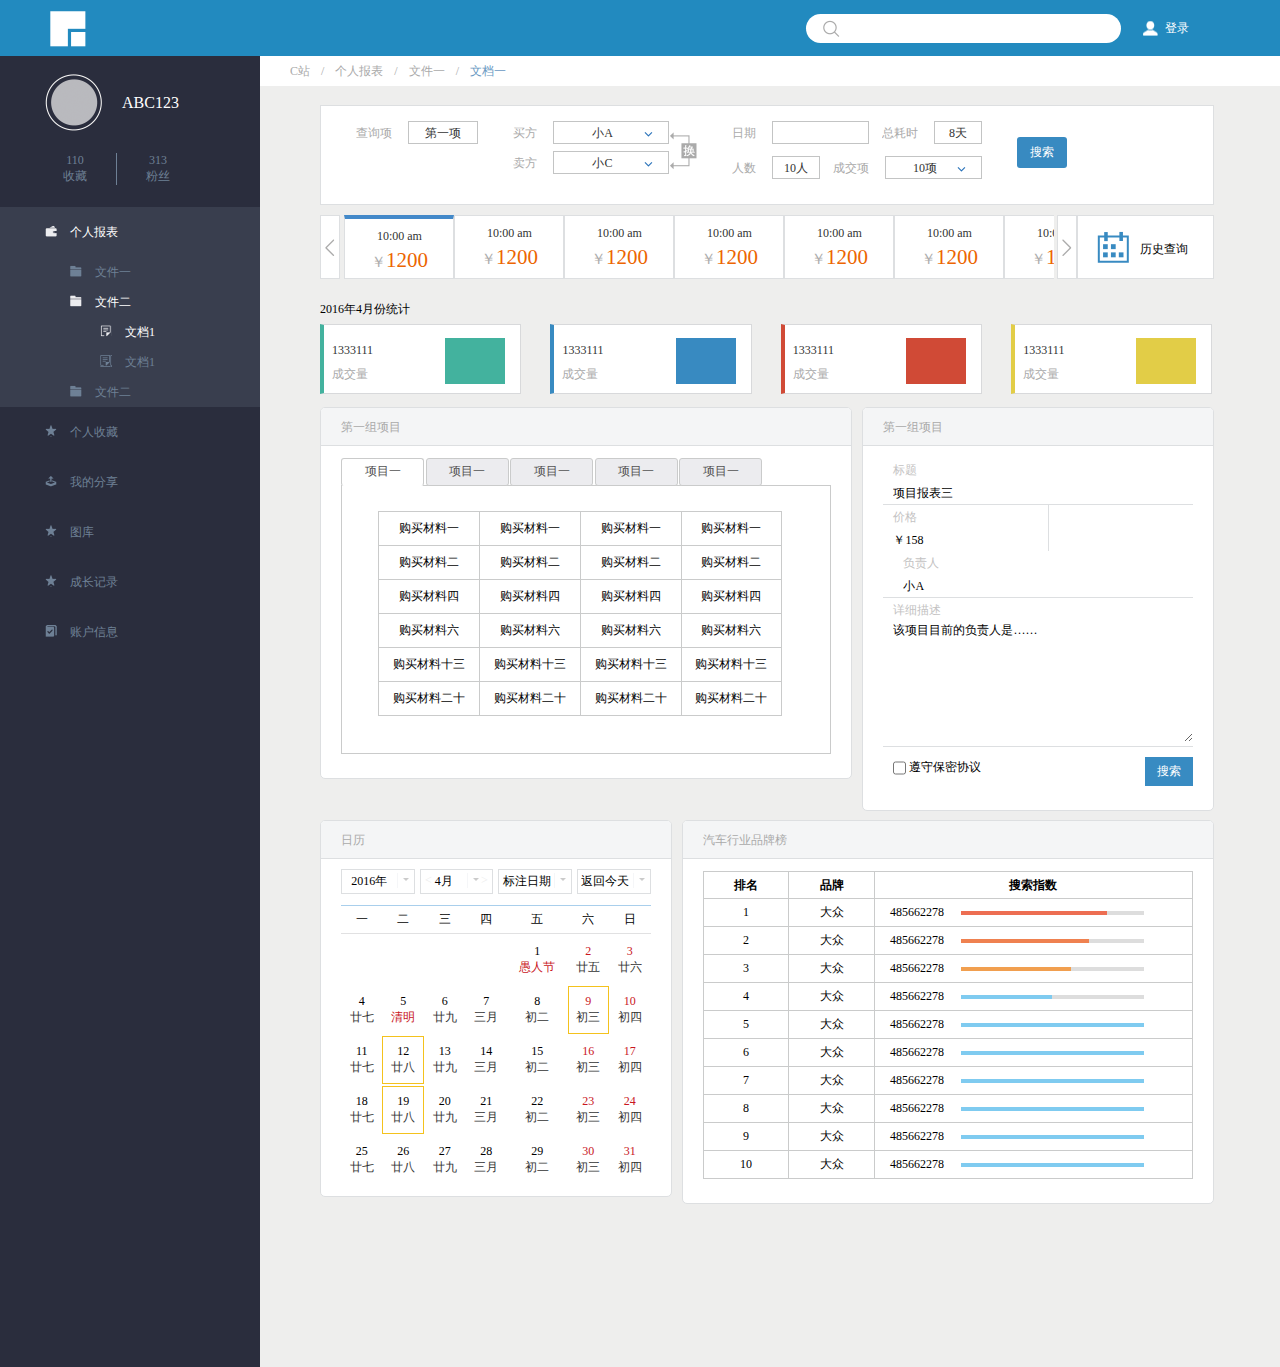
<file: demo10/index.html>
<!DOCTYPE html>
<html lang="en">
<head>
	<meta charset="UTF-8">
	<title>TASK9</title>
	<link rel="stylesheet" href="code/style.css">
</head>
<body>
	<header id="main">
		<div id="logo"></div>
		<div class="right">
			<div class="search">
				<input type="text">
			</div>
			<div class="login">
				<a href="javascript:;">登录</a>
			</div>
		</div>
	</header>

	<div class="clearfix mainCont">
		<aside>
			<div class="user">
				<img src="code/image/user_img.png" alt="user logo">
				<h4>ABC123</h4>
			</div>

			<div class="menu clearfix">
				<div class="left">
					<div>110</div> 
					<div>收藏</div>
				</div>
				<div class="left">
					<div>313</div>
					<div>粉丝</div>
				</div>
			</div>

			<nav>
				<ul>
					<li class="bao active"><i></i>个人报表
						<ul>
							<li class="file"><i></i>文件一</li>
							<li class="file active"><i></i>文件二
								<ul>
									<li class="doc active"><i></i>文档1</li>
									<li class="doc"><i></i>文档1</li>
								</ul>
							</li>
							<li class="file"><i></i>文件二</li>
						</ul>
					</li>

					<li class="star"><i></i>个人收藏</li>
					<li class="share"><i></i>我的分享</li>
					<li class="star"><i></i>图库</li>
					<li class="star"><i></i>成长记录</li>
					<li class="acct"><i></i>账户信息</li>
				</ul>
			</nav>
		</aside>
		<div id="content">
			<nav>
				<ul class="breadcrumb">
					<li><a href="">C站</a></li>
					<li><a href="">个人报表</a></li>
					<li><a href="">文件一</a></li>
					<li class="active"><a href="">文档一</a></li>
				</ul>
			</nav>
			<div class="wrapper">
				<div class="box">
					<form id="top_form" action="">
						<div class="form-group">
							<label for="">查询项</label>
							<div class="select">
								第一项
							</div>
						</div>

						<div class="form-group">
							<div class="group">
								<label for="">买方</label>
								<div class="select">
									小A
								</div>
							</div>
							<div class="group">
								<label for="">卖方</label>
								<div class="select">
									小C
								</div>
							</div>
							<div class="huan"></div>
						</div>

						<div id="right" class="form-group">
							<div class="group">
								<div class="group left">
									<label for="">日期</label>
									<input type="text" class="w_l">
								</div>
								<div class="group left">
									<label for="">总耗时</label>
									<div class="select w_s">
										8天
									</div>
								</div>
							</div>
							<div class="group">
								<div class="group left">
									<label for="">人数</label>
									<div class="select w_s">
										10人
									</div>
								</div>
								<div class="group left">
									<label for="">成交项</label>
									<div class="select w_l">
										10项
									</div>
								</div>
							</div>
						</div>
						
						<div class="form-group">
							<button>搜索</button>
						</div>
						
					</form>
				</div>

				<div class="date-select">
					<div class="date_range left">
						<div class="arrow_left box left"></div>
						<div class="shown">
							<div>
								<div class="box active">
									<div class="time">10:00 am</div>
									<div class="price">1200</div>
								</div>
								<div class="box">
									<div class="time">10:00 am</div>
									<div class="price">1200</div>
								</div>
								<div class="box">
									<div class="time">10:00 am</div>
									<div class="price">1200</div>
								</div>
								<div class="box">
									<div class="time">10:00 am</div>
									<div class="price">1200</div>
								</div>
								<div class="box">
									<div class="time">10:00 am</div>
									<div class="price">1200</div>
								</div>
								<div class="box">
									<div class="time">10:00 am</div>
									<div class="price">1200</div>
								</div>
								<div class="box">
									<div class="time">10:00 am</div>
									<div class="price">1200</div>
								</div>
								<div class="box">
									<div class="time">10:00 am</div>
									<div class="price">1200</div>
								</div>
								<div class="box">
									<div class="time">10:00 am</div>
									<div class="price">1200</div>
								</div>
								<div class="box">
									<div class="time">10:00 am</div>
									<div class="price">1200</div>
								</div>
								<div class="box">
									<div class="time">10:00 am</div>
									<div class="price">1200</div>
								</div>
								<div class="box">
									<div class="time">10:00 am</div>
									<div class="price">1200</div>
								</div>
							</div>
						</div>

						<div class="arrow_right box right"></div>
					</div>		
					
					<div class="history left">
						<div class="box">历史查询</div>
					</div>
				</div>
				
				<div id="row3">
					<h2>2016年4月份统计</h2>
					<ul>
						<li>
							<div class="left">
								<p>1333111</p>
								<p>成交量</p>
							</div>
							<div class="right"></div>
						</li>
						<li>
							<div class="left">
								<p>1333111</p>
								<p>成交量</p>
							</div>
							<div class="right"></div>
						</li>
						<li>
							<div class="left">
								<p>1333111</p>
								<p>成交量</p>
							</div>
							<div class="right"></div>
						</li>
						<li>
							<div class="left">
								<p>1333111</p>
								<p>成交量</p>
							</div>
							<div class="right"></div>
						</li>
					</ul>
				</div>
				
				
				<div class="row row4">
					<div class="box w_l">
						<h2>第一组项目</h2>
						<div class="content">
							<ul class="tab">
								<li class="active"><a href="#tab1">项目一</a></li>
								<li><a href="#tab2">项目一</a></li>
								<li><a href="">项目一</a></li>
								<li><a href="">项目一</a></li>
								<li><a href="">项目一</a></li>
								<li><a href="">项目一</a></li>
							</ul>
							<div class="tab_content">
								<div id="tab1">
									<table class="table1" border="0" cellpadding="0" cellspacing="0">
										<tbody>
											<tr>
												<td>购买材料一</td>
												<td>购买材料一</td>
												<td>购买材料一</td>
												<td>购买材料一</td>
											</tr>
											<tr>
												<td>购买材料二</td>
												<td>购买材料二</td>
												<td>购买材料二</td>
												<td>购买材料二</td>
											</tr>
											<tr>
												<td>购买材料四</td>
												<td>购买材料四</td>
												<td>购买材料四</td>
												<td>购买材料四</td>
											</tr>
											<tr>
												<td>购买材料六</td>
												<td>购买材料六</td>
												<td>购买材料六</td>
												<td>购买材料六</td>
											</tr>
											<tr>
												<td>购买材料十三</td>
												<td>购买材料十三</td>
												<td>购买材料十三</td>
												<td>购买材料十三</td>
											</tr>
											<tr>
												<td>购买材料二十</td>
												<td>购买材料二十</td>
												<td>购买材料二十</td>
												<td>购买材料二十</td>
											</tr>
										</tbody>
									</table>
								</div>
							</div>
						</div>
					</div>

					<div class="box w_s">
						<h2>第一组项目</h2>
						<div class="content">
							<form action="" id="form1">
								<div class="form-group">
									<label for="">标题</label>
									<input type="text" value="项目报表三">
								</div>
								<div class="form-group">
									<div class="left border-right">
										<label for="">价格</label>
										<input type="text" value="￥158">
									</div>
									<div class="left">
										<label for="">负责人</label>
										<input type="text" value="小A">
									</div>
								</div>
								<div class="form-group">
									<label for="">详细描述</label>
									<textarea name="" id="" cols="30" rows="10">该项目目前的负责人是……</textarea>
								</div>
								<div class="form-group">
									<span>
										<input type="checkbox">
										遵守保密协议
									</span>
									<button class="right">搜索</button>
								</div>
							</form>
						</div>
					</div>
				</div>
				

				<div class="row row4">
					<div class="box w_s">
						<h2>日历</h2>
						<div class="calendar">
							<header>
								<span class="select">
									<span>2016年</span>
									<span class="tri"><i></i></span>
								</span>
								
								<span class="select">
									<span class="arrows"></span>
									<span>4月</span>
									<span class="tri"><i></i></span>
								</span>
								
								<span class="select">
									<span>标注日期</span>
									<span class="tri"><i></i></span>
								</span>
								<span class="select">
									<span>返回今天</span>
									<span class="tri"><i></i></span>
								</span>
							</header>
							<table id="table2">
								<thead>
									<tr>
										<th>一</th>	
										<th>二</th>	
										<th>三</th>	
										<th>四</th>	
										<th>五</th>	
										<th>六</th>	
										<th>日</th>	
									</tr>
								</thead>
								<tbody>
									<tr>
										<td></td>
										<td></td>
										<td></td>
										<td></td>
										<td class="holiday">1 <div>愚人节</div></td>
										<td>2 <div>廿五</div></td>
										<td>3 <div>廿六</div></td>
									</tr>
									<tr>
										<td>4 <div>廿七</div></td>
										<td class="holiday">5 <div>清明</div></td>
										<td>6 <div>廿九</div></td>
										<td>7 <div>三月</div></td>
										<td>8 <div>初二</div></td>
										<td class="highlight">9 <div>初三</div></td>
										<td>10 <div>初四</div></td>
									</tr>
									<tr>
										<td>11 <div>廿七</div></td>
										<td class="highlight">12 <div>廿八</div></td>
										<td>13 <div>廿九</div></td>
										<td>14 <div>三月</div></td>
										<td>15 <div>初二</div></td>
										<td>16 <div>初三</div></td>
										<td>17 <div>初四</div></td>
									</tr>
									<tr>
										<td>18 <div>廿七</div></td>
										<td class="highlight">19 <div>廿八</div></td>
										<td>20 <div>廿九</div></td>
										<td>21 <div>三月</div></td>
										<td>22 <div>初二</div></td>
										<td>23 <div>初三</div></td>
										<td>24 <div>初四</div></td>
									</tr>
									<tr>
										<td>25 <div>廿七</div></td>
										<td>26 <div>廿八</div></td>
										<td>27 <div>廿九</div></td>
										<td>28 <div>三月</div></td>
										<td>29 <div>初二</div></td>
										<td>30 <div>初三</div></td>
										<td>31 <div>初四</div></td>
									</tr>
								</tbody>
							</table>
						</div>
					</div>

					<div class="box w_l">
						<h2>汽车行业品牌榜</h2>
						<div class="content">
							<table id="table3" class="table1">
								<thead>
									<tr>
										<th>排名</th>
										<th>品牌</th>
										<th width="65%" colspan="2">搜索指数</th>
									</tr>
								</thead>
								<tbody>
									<tr>
										<td>1</td>
										<td>大众</td>
										<td>485662278</td>
										<td width="50.53%">
											<div class="line">
												<div class="data" style="width: 80%"></div>
											</div>
										</td>
									</tr>
									<tr>
										<td>2</td>
										<td>大众</td>
										<td>485662278</td>
										<td>
											<div class="line">
												<div class="data" style="width: 70%"></div>
											</div>
										</td>
									</tr>
									<tr>
										<td>3</td>
										<td>大众</td>
										<td>485662278</td>
										<td>
											<div class="line">
												<div class="data" style="width: 60%"></div>
											</div>
										</td>
									</tr>
									<tr>
										<td>4</td>
										<td>大众</td>
										<td>485662278</td>
										<td>
											<div class="line">
												<div class="data" style="width: 50%"></div>
											</div>
										</td>
									</tr>
									<tr>
										<td>5</td>
										<td>大众</td>
										<td>485662278</td>
										<td>
											<div class="line">
												<div class="data"></div>
											</div>
										</td>
									</tr>
									<tr>
										<td>6</td>
										<td>大众</td>
										<td>485662278</td>
										<td>
											<div class="line">
												<div class="data"></div>
											</div>
										</td>
									</tr>
									<tr>
										<td>7</td>
										<td>大众</td>
										<td>485662278</td>
										<td>
											<div class="line">
												<div class="data"></div>
											</div>
										</td>
									</tr>
									<tr>
										<td>8</td>
										<td>大众</td>
										<td>485662278</td>
										<td>
											<div class="line">
												<div class="data"></div>
											</div>
										</td>
									</tr>
									<tr>
										<td>9</td>
										<td>大众</td>
										<td>485662278</td>
										<td>
											<div class="line">
												<div class="data"></div>
											</div>
										</td>
									</tr>
									<tr>
										<td>10</td>
										<td>大众</td>
										<td>485662278</td>
										<td>
											<div class="line">
												<div class="data"></div>
											</div>
										</td>
									</tr>
								</tbody>
							</table>
						</div>
					</div>
				</div>
			</div>
		</div>
	</div>

		
</body>
</html>
</file>
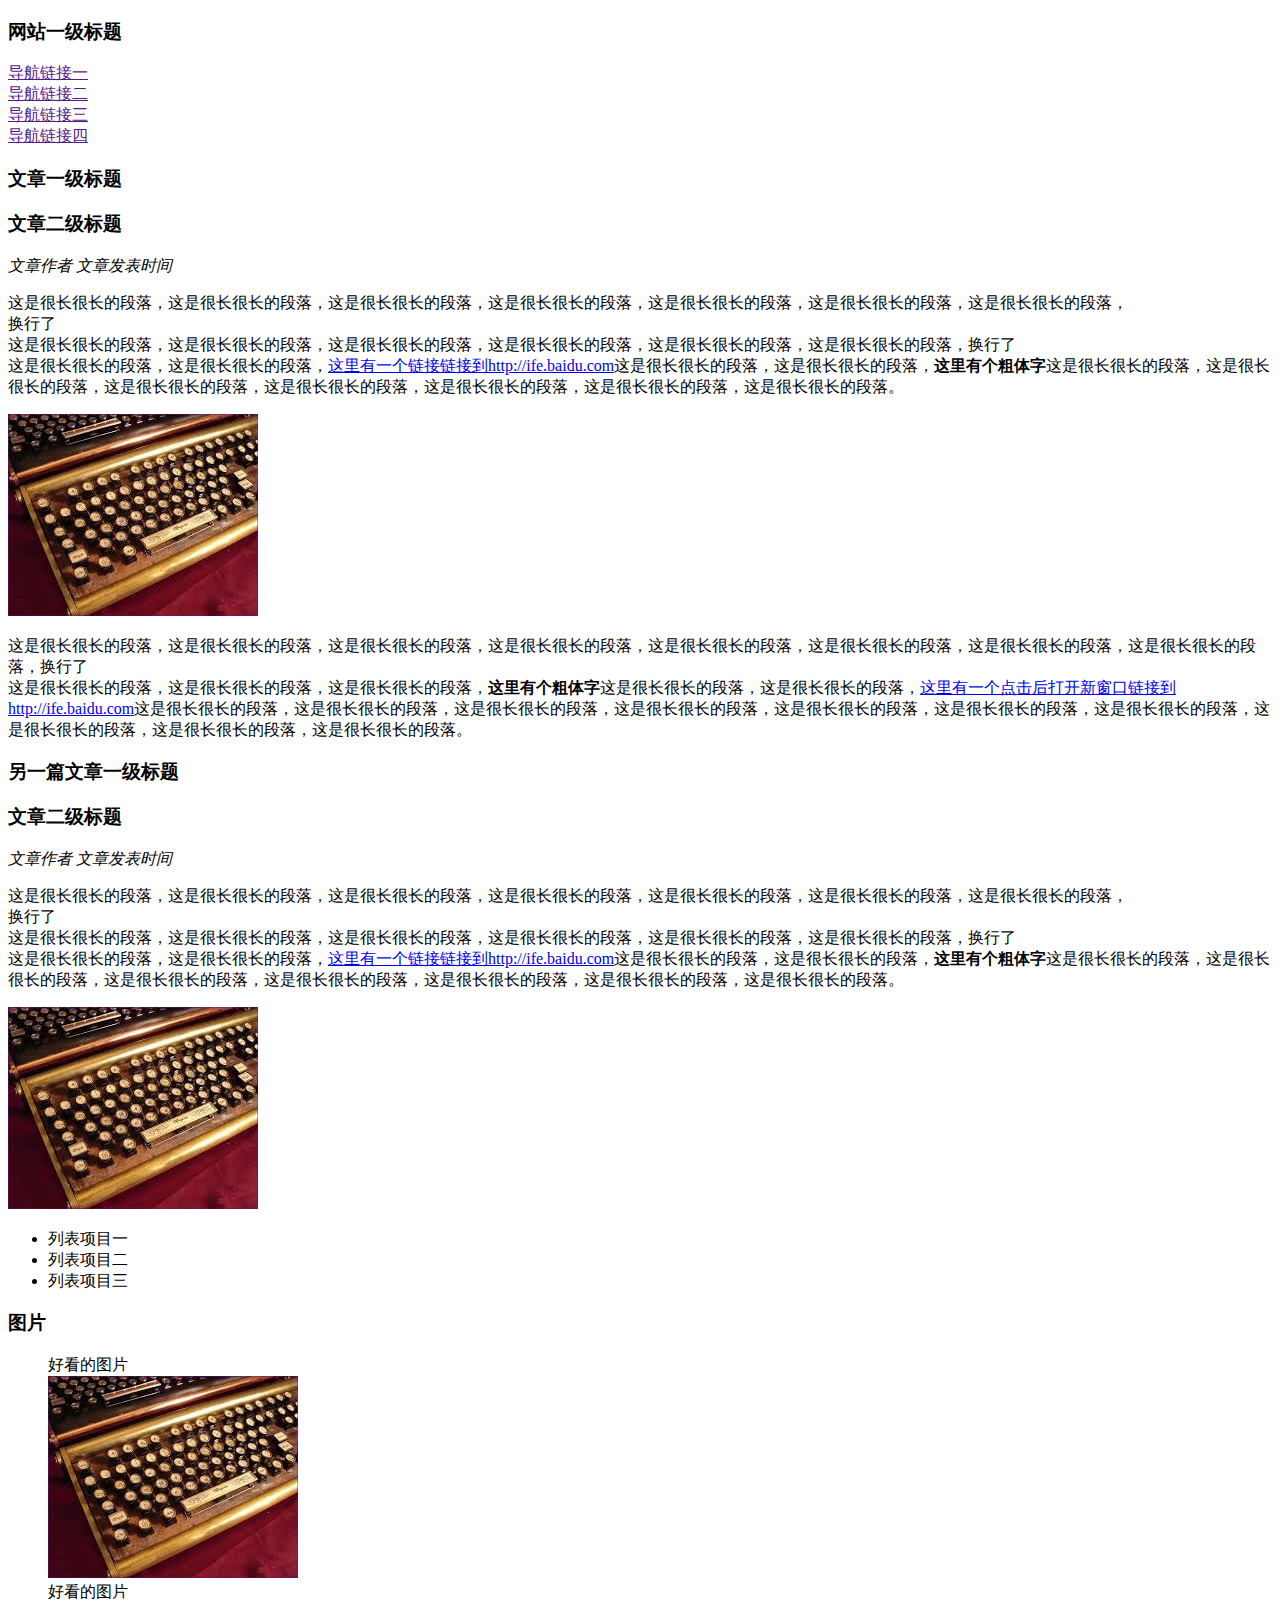
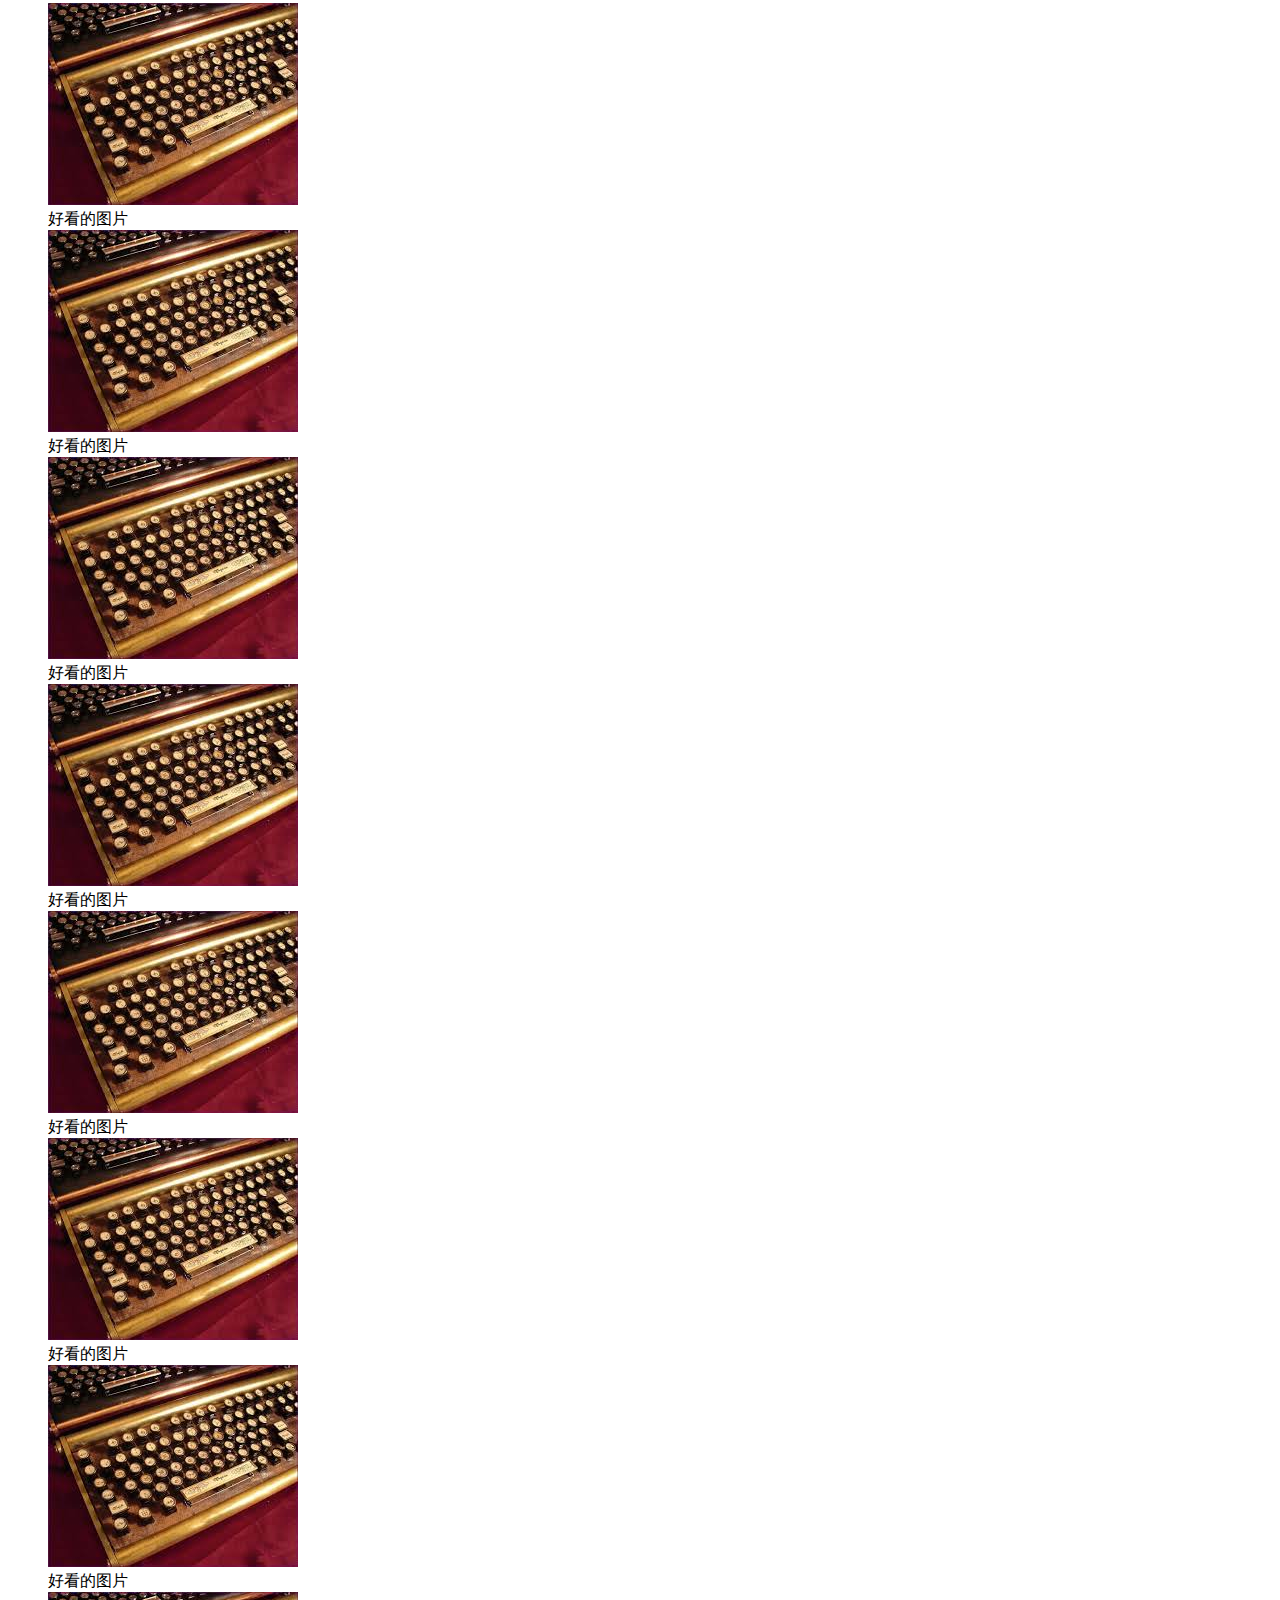
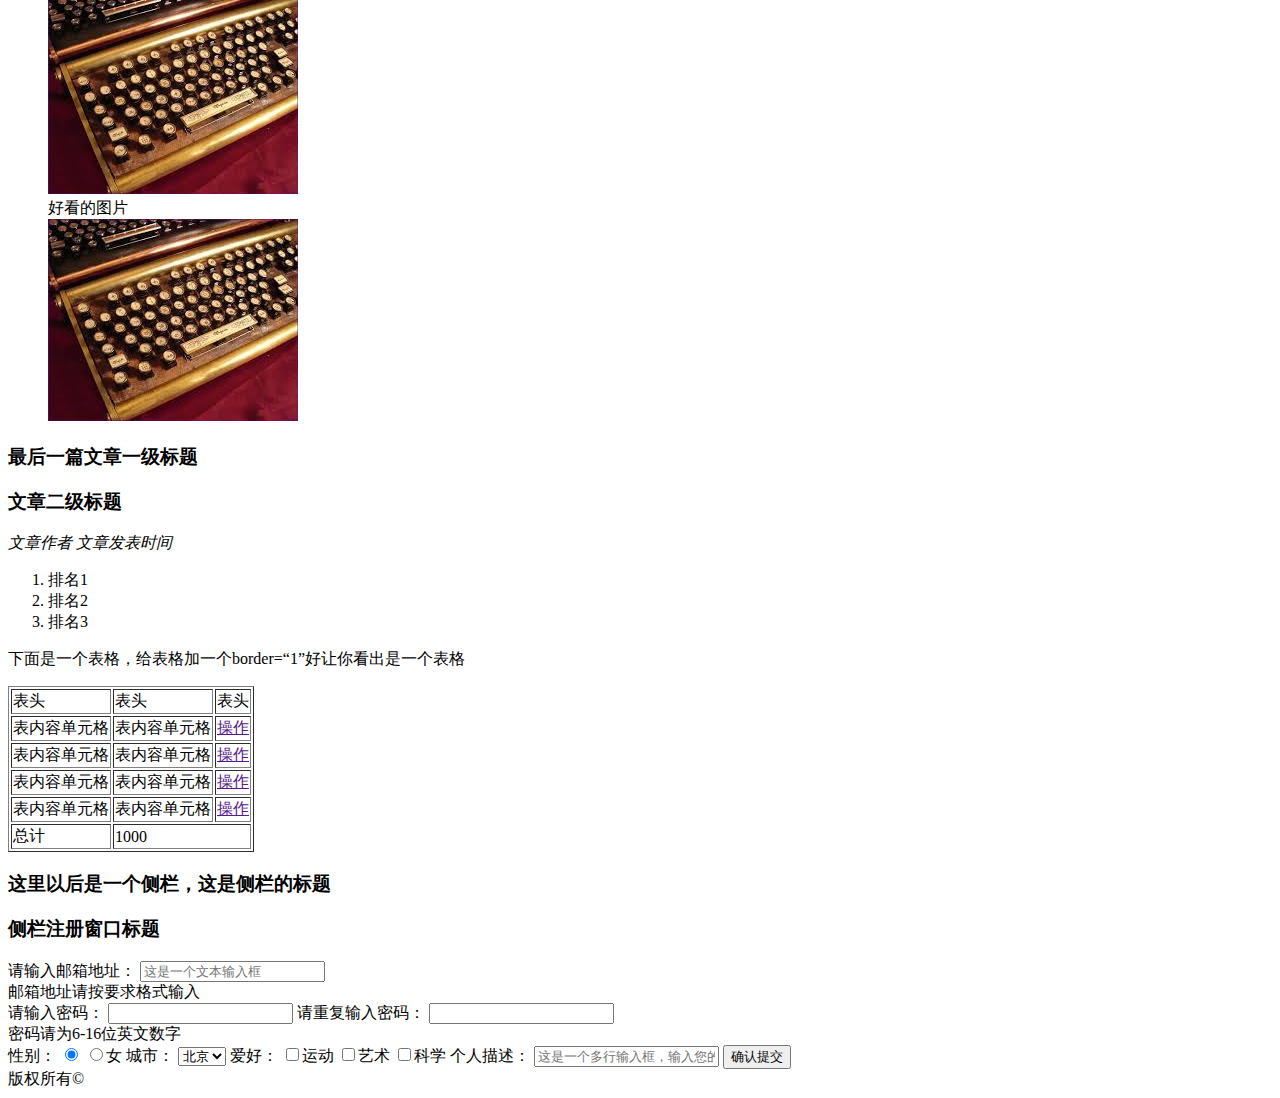
<file: demo2/demo2.html>
<!DOCTYPE html>
<html>

<head>
    <meta charset="utf-8">
    <title>零基础HTML编码</title>
</head>

<body>
    <h3>网站一级标题</h3>
    <li><a href="">导航链接一</a></li>
    <li><a href="">导航链接二</a></li>
    <li><a href="">导航链接三</a></li>
    <li><a href="">导航链接四</a></li>
    <h3>文章一级标题</h3>
    <h3>文章二级标题</h3>
    <address>文章作者 文章发表时间</address>
    <p>这是很长很长的段落，这是很长很长的段落，这是很长很长的段落，这是很长很长的段落，这是很长很长的段落，这是很长很长的段落，这是很长很长的段落，
        <br/>换行了
        <br/>这是很长很长的段落，这是很长很长的段落，这是很长很长的段落，这是很长很长的段落，这是很长很长的段落，这是很长很长的段落，换行了
        <br/>这是很长很长的段落，这是很长很长的段落，<a href="http://ife.baidu.com">这里有一个链接链接到http://ife.baidu.com</a>这是很长很长的段落，这是很长很长的段落，<b>这里有个粗体字</b>这是很长很长的段落，这是很长很长的段落，这是很长很长的段落，这是很长很长的段落，这是很长很长的段落，这是很长很长的段落，这是很长很长的段落。</p>
    <img src="../img/键盘.jpg" />
    <p>这是很长很长的段落，这是很长很长的段落，这是很长很长的段落，这是很长很长的段落，这是很长很长的段落，这是很长很长的段落，这是很长很长的段落，这是很长很长的段落，换行了
        <br/>这是很长很长的段落，这是很长很长的段落，这是很长很长的段落，<b>这里有个粗体字</b>这是很长很长的段落，这是很长很长的段落，<a href="http://ife.baidu.com" target="_blank">这里有一个点击后打开新窗口链接到http://ife.baidu.com</a>这是很长很长的段落，这是很长很长的段落，这是很长很长的段落，这是很长很长的段落，这是很长很长的段落，这是很长很长的段落，这是很长很长的段落，这是很长很长的段落，这是很长很长的段落，这是很长很长的段落。</p>
    <h3>另一篇文章一级标题</h3>
    <h3>文章二级标题</h3>
    <address>文章作者 文章发表时间</address>
    <p>这是很长很长的段落，这是很长很长的段落，这是很长很长的段落，这是很长很长的段落，这是很长很长的段落，这是很长很长的段落，这是很长很长的段落，
        <br/>换行了
        <br/>这是很长很长的段落，这是很长很长的段落，这是很长很长的段落，这是很长很长的段落，这是很长很长的段落，这是很长很长的段落，换行了
        <br/>这是很长很长的段落，这是很长很长的段落，<a href="http://ife.baidu.com">这里有一个链接链接到http://ife.baidu.com</a>这是很长很长的段落，这是很长很长的段落，<b>这里有个粗体字</b>这是很长很长的段落，这是很长很长的段落，这是很长很长的段落，这是很长很长的段落，这是很长很长的段落，这是很长很长的段落，这是很长很长的段落。</p>
    <img src="../img/键盘.jpg" />
    <ul>
        <li>列表项目一</li>
        <li>列表项目二</li>
        <li>列表项目三</li>
    </ul>
    <h3>图片</h3>
    <figure>
        <div>
            <figcaption>好看的图片</figcaption><img src="../img/键盘.jpg"></div>
        <div>
            <figcaption>好看的图片</figcaption><img src="../img/键盘.jpg"></div>
        <div>
            <figcaption>好看的图片</figcaption><img src="../img/键盘.jpg"></div>
        <div>
            <figcaption>好看的图片</figcaption><img src="../img/键盘.jpg"></div>
        <div>
            <figcaption>好看的图片</figcaption><img src="../img/键盘.jpg"></div>
        <div>
            <figcaption>好看的图片</figcaption><img src="../img/键盘.jpg"></div>
        <div>
            <figcaption>好看的图片</figcaption><img src="../img/键盘.jpg"></div>
        <div>
            <figcaption>好看的图片</figcaption><img src="../img/键盘.jpg"></div>
        <div>
            <figcaption>好看的图片</figcaption><img src="../img/键盘.jpg"></div>
        <div>
            <figcaption>好看的图片</figcaption><img src="../img/键盘.jpg"></div>
    </figure>
    <h3>最后一篇文章一级标题</h3>
    <h3>文章二级标题</h3>
    <address>文章作者 文章发表时间</address>
    <ol>
        <li>排名1</li>
        <li>排名2</li>
        <li>排名3</li>
    </ol>
    <p>下面是一个表格，给表格加一个border=“1”好让你看出是一个表格</p>
    <table border="1">
        <tr>
            <td>表头</td>
            <td>表头</td>
            <td>表头</td>
        </tr>
        <tr>
            <td>表内容单元格</td>
            <td>表内容单元格</td>
            <td><a href="">操作</a></td>
        </tr>
        <tr>
            <td>表内容单元格</td>
            <td>表内容单元格</td>
            <td><a href="">操作</a></td>
        </tr>
        <tr>
            <td>表内容单元格</td>
            <td>表内容单元格</td>
            <td><a href="">操作</a></td>
        </tr>
        <tr>
            <td>表内容单元格</td>
            <td>表内容单元格</td>
            <td><a href="">操作</a></td>
        </tr>
        <tr>
            <td>总计</td>
            <td colspan="2">1000</td>
        </tr>
    </table>
    <h3>这里以后是一个侧栏，这是侧栏的标题</h3>
    <h3>侧栏注册窗口标题</h3>
    <form action="">
        请输入邮箱地址：
        <input type="email" name="email" placeholder="这是一个文本输入框">
        <br/>邮箱地址请按要求格式输入
        <br/>请输入密码：
        <input type="password" name="password"> 请重复输入密码：
        <input type="password" name="password">
        <br/>密码请为6-16位英文数字
        <br/>性别：
        <input type="radio" name="sex" value="男" checked>
        <input type="radio" name="sex" value="女">女 城市：
        <select name="city">
            <option value="北京">北京</option>
            <option value="上海">上海</option>
            <option value="杭州">杭州</option>
        </select>
        爱好：
        <input type="checkbox" name="like" value="运动">运动
        <input type="checkbox" name="like" value="艺术">艺术
        <input type="checkbox" name="like" value="科学">科学 个人描述：
        <input type="textarea" name="textarea" placeholder="这是一个多行输入框，输入您的个人描述">
        <input type="submit" name="submit" value="确认提交">
        <br/>版权所有&#169;
    </form>
</body>

</html>
</file>
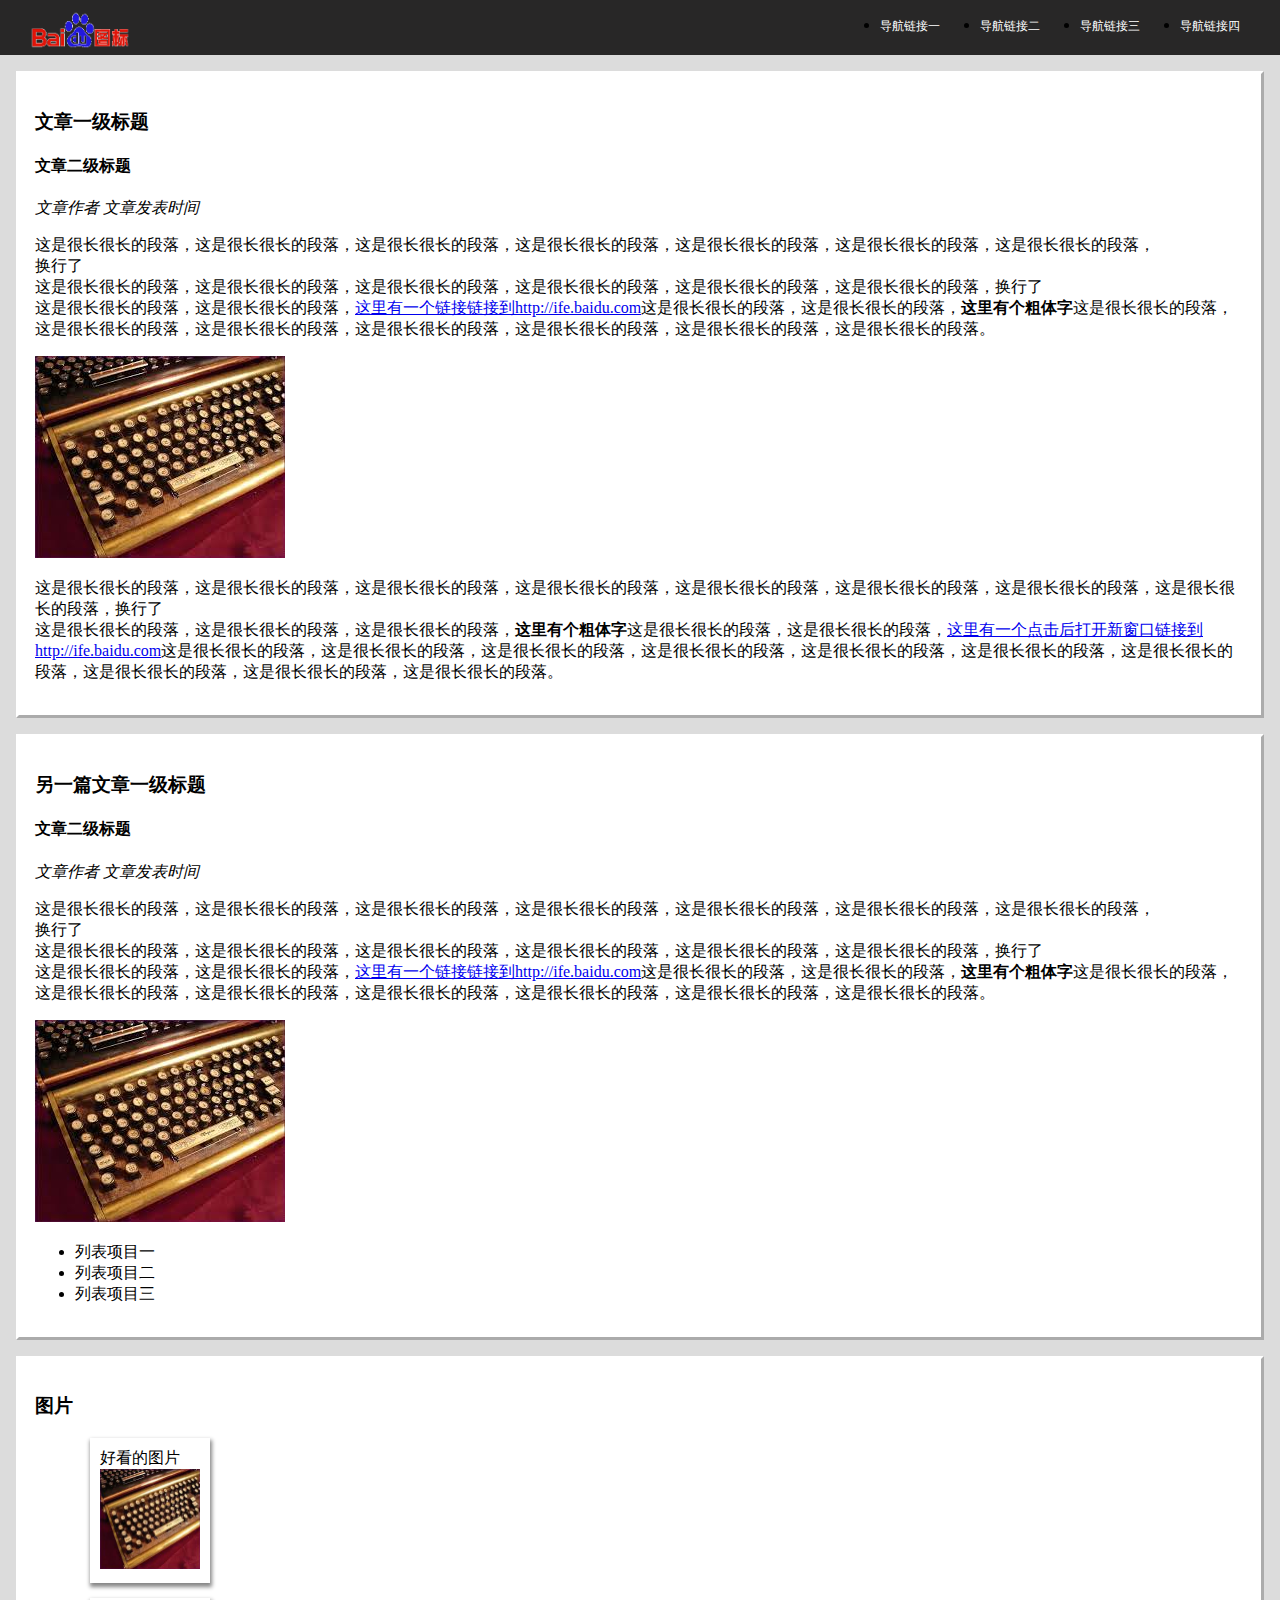
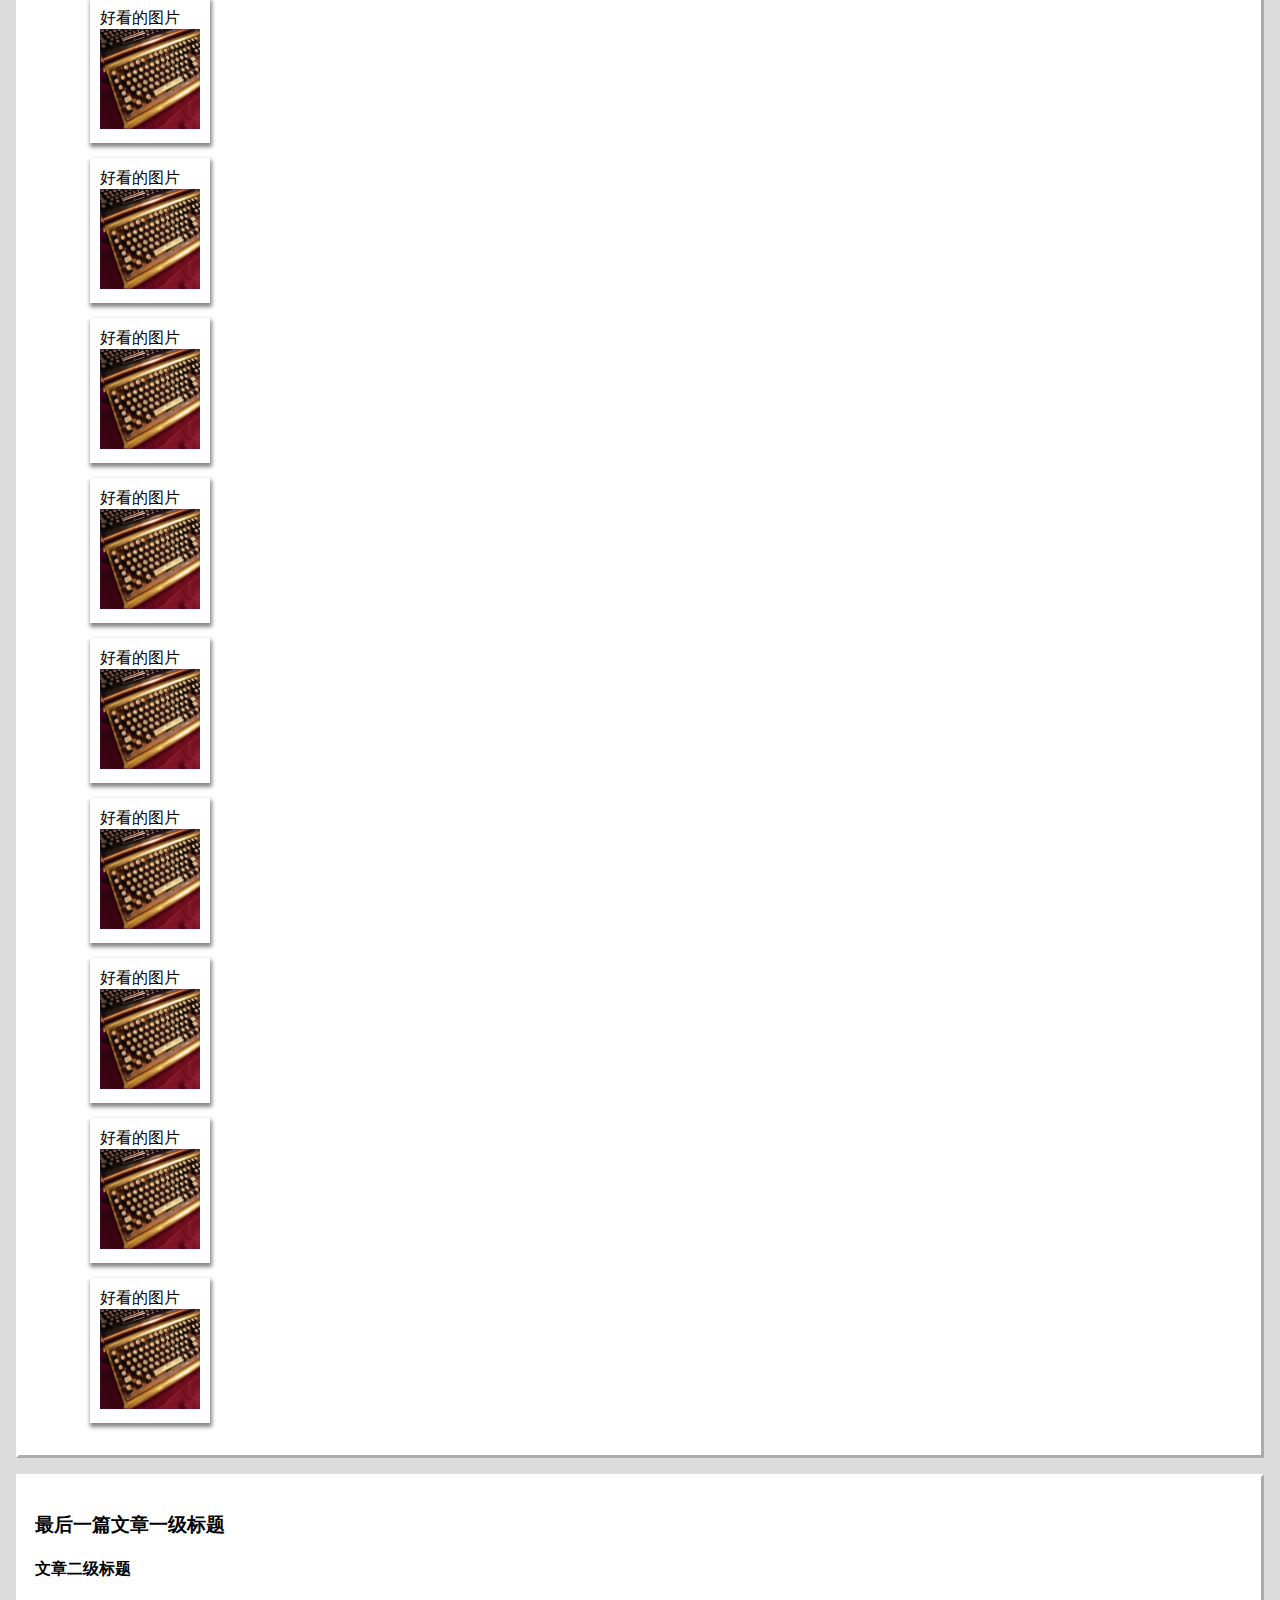
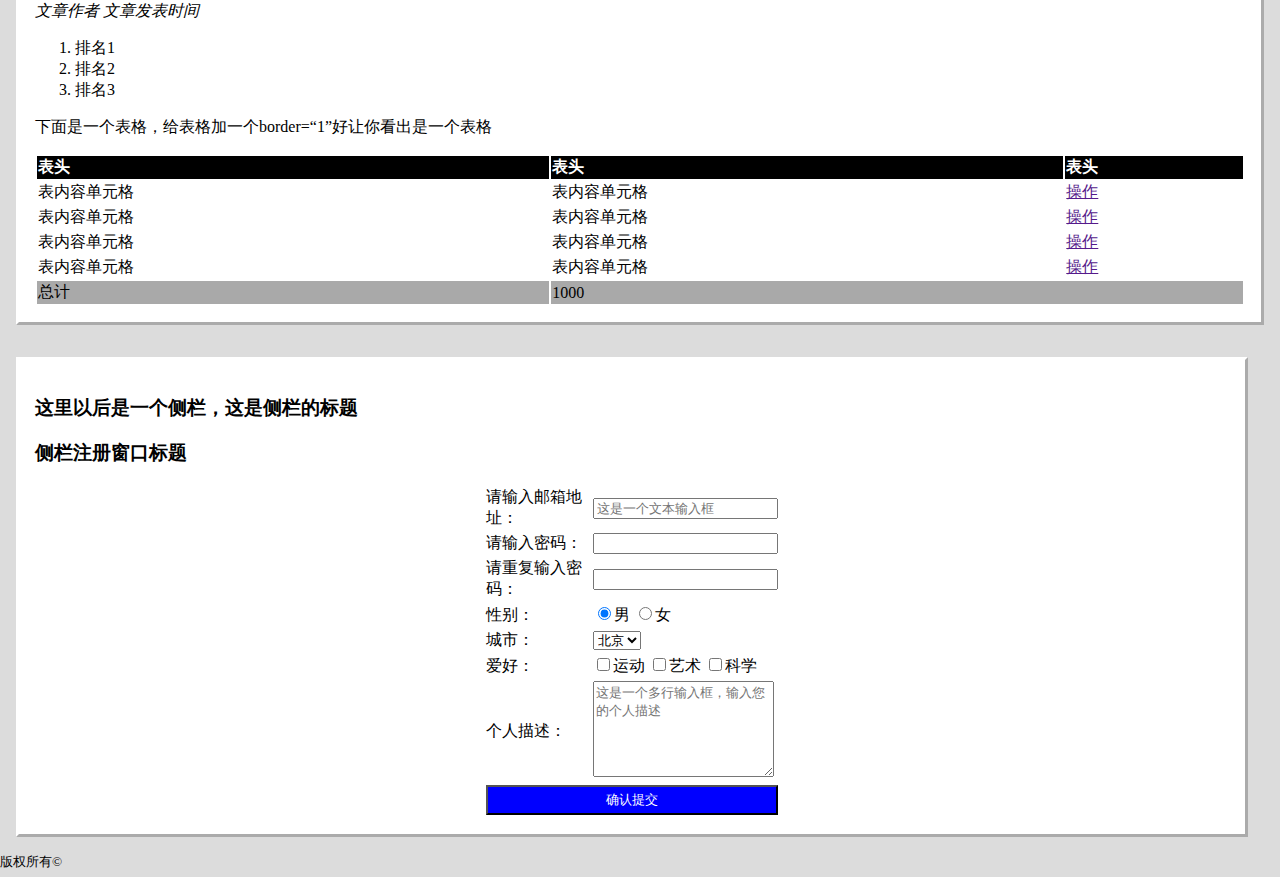
<file: demo3/demo3.html>
<!DOCTYPE html>
<html>

<head>
    <meta charset="utf-8">
    <title>零基础HTML编码</title>
    <link rel="stylesheet" type="text/css" href="demo3.css">
</head>

<body>
    <div class="box"></div>
    <div class="nav">
        <img src="../img/baidu_logo.gif" class="logo">
        <ul>
            <li><a href="#">导航链接一</a></li>
            <li><a href="#">导航链接二</a></li>
            <li><a href="#">导航链接三</a></li>
            <li><a href="#">导航链接四</a></li>
        </ul>
    </div>
    <div class="boxone">
        <h3>文章一级标题</h3>
        <h4>文章二级标题</h4>
        <address>文章作者 文章发表时间</address>
        <p>这是很长很长的段落，这是很长很长的段落，这是很长很长的段落，这是很长很长的段落，这是很长很长的段落，这是很长很长的段落，这是很长很长的段落，
            <br/>换行了
            <br/>这是很长很长的段落，这是很长很长的段落，这是很长很长的段落，这是很长很长的段落，这是很长很长的段落，这是很长很长的段落，换行了
            <br/>这是很长很长的段落，这是很长很长的段落，<a href="http://ife.baidu.com">这里有一个链接链接到http://ife.baidu.com</a>这是很长很长的段落，这是很长很长的段落，<b>这里有个粗体字</b>这是很长很长的段落，这是很长很长的段落，这是很长很长的段落，这是很长很长的段落，这是很长很长的段落，这是很长很长的段落，这是很长很长的段落。</p>
        <img src="../img/键盘.jpg" />
        <p>这是很长很长的段落，这是很长很长的段落，这是很长很长的段落，这是很长很长的段落，这是很长很长的段落，这是很长很长的段落，这是很长很长的段落，这是很长很长的段落，换行了
            <br/>这是很长很长的段落，这是很长很长的段落，这是很长很长的段落，<b>这里有个粗体字</b>这是很长很长的段落，这是很长很长的段落，<a href="http://ife.baidu.com" target="_blank">这里有一个点击后打开新窗口链接到http://ife.baidu.com</a>这是很长很长的段落，这是很长很长的段落，这是很长很长的段落，这是很长很长的段落，这是很长很长的段落，这是很长很长的段落，这是很长很长的段落，这是很长很长的段落，这是很长很长的段落，这是很长很长的段落。</p>
    </div>
    <div class="boxone">
        <h3>另一篇文章一级标题</h3>
        <h4>文章二级标题</h4>
        <address>文章作者 文章发表时间</address>
        <p>这是很长很长的段落，这是很长很长的段落，这是很长很长的段落，这是很长很长的段落，这是很长很长的段落，这是很长很长的段落，这是很长很长的段落，
            <br/>换行了
            <br/>这是很长很长的段落，这是很长很长的段落，这是很长很长的段落，这是很长很长的段落，这是很长很长的段落，这是很长很长的段落，换行了
            <br/>这是很长很长的段落，这是很长很长的段落，<a href="http://ife.baidu.com">这里有一个链接链接到http://ife.baidu.com</a>这是很长很长的段落，这是很长很长的段落，<b>这里有个粗体字</b>这是很长很长的段落，这是很长很长的段落，这是很长很长的段落，这是很长很长的段落，这是很长很长的段落，这是很长很长的段落，这是很长很长的段落。</p>
        <img src="../img/键盘.jpg" />
        <ul>
            <li>列表项目一</li>
            <li>列表项目二</li>
            <li>列表项目三</li>
        </ul>
    </div>
    <div class="boxone">
        <h3>图片</h3>
        <figure>
            <div class="boxthree">
                <figcaption>好看的图片</figcaption><img src="../img/键盘.jpg"></div>
            <div class="boxthree">
                <figcaption>好看的图片</figcaption><img src="../img/键盘.jpg"></div>
            <div class="boxthree">
                <figcaption>好看的图片</figcaption><img src="../img/键盘.jpg"></div>
            <div class="boxthree">
                <figcaption>好看的图片</figcaption><img src="../img/键盘.jpg"></div>
            <div class="boxthree">
                <figcaption>好看的图片</figcaption><img src="../img/键盘.jpg"></div>
            <div class="boxthree">
                <figcaption>好看的图片</figcaption><img src="../img/键盘.jpg"></div>
            <div class="boxthree">
                <figcaption>好看的图片</figcaption><img src="../img/键盘.jpg"></div>
            <div class="boxthree">
                <figcaption>好看的图片</figcaption><img src="../img/键盘.jpg"></div>
            <div class="boxthree">
                <figcaption>好看的图片</figcaption><img src="../img/键盘.jpg"></div>
            <div class="boxthree">
                <figcaption>好看的图片</figcaption><img src="../img/键盘.jpg"></div>
        </figure>
    </div>
    <div class="boxone">
        <h3>最后一篇文章一级标题</h3>
        <h4>文章二级标题</h4>
        <address>文章作者 文章发表时间</address>
        <ol>
            <li>排名1</li>
            <li>排名2</li>
            <li>排名3</li>
        </ol>
        <p>下面是一个表格，给表格加一个border=“1”好让你看出是一个表格</p>
        <table border="1" class="boxfour">
            <tr>
                <th>表头</th>
                <th>表头</th>
                <th>表头</th>
            </tr>
            <tr>
                <td>表内容单元格</td>
                <td>表内容单元格</td>
                <td><a href="">操作</a></td>
            </tr>
            <tr>
                <td>表内容单元格</td>
                <td>表内容单元格</td>
                <td><a href="">操作</a></td>
            </tr>
            <tr>
                <td>表内容单元格</td>
                <td>表内容单元格</td>
                <td><a href="">操作</a></td>
            </tr>
            <tr>
                <td>表内容单元格</td>
                <td>表内容单元格</td>
                <td><a href="">操作</a></td>
            </tr>
            <tr class="onlycolor">
                <td>总计</td>
                <td colspan="2">1000</td>
            </tr>
        </table>
    </div>
    <div class="boxtwo">
        <h3>这里以后是一个侧栏，这是侧栏的标题</h3>
        <h3>侧栏注册窗口标题</h3>
        <form action="">
            <table class="boxfive">
                <tr>
                    <td>请输入邮箱地址：</td>
                    <td>
                        <input type="email" name="email" placeholder="这是一个文本输入框">
                    </td>
                </tr>
                <tr>
                    <td>请输入密码：</td>
                    <td>
                        <input type="password" name="password">
                    </td>
                </tr>
                <tr>
                    <td>请重复输入密码：</td>
                    <td>
                        <input type="password" name="password">
                    </td>
                </tr>
                <tr>
                    <td>性别：</td>
                    <td>
                        <input type="radio" name="sex" value="男" checked>男
                        <input type="radio" name="sex" value="女">女</td>
                </tr>
                <tr>
                    <td>城市：</td>
                    <td>
                        <select name="city">
                            <option value="北京">北京</option>
                            <option value="上海">上海</option>
                            <option value="杭州">杭州</option>
                        </select>
                    </td>
                </tr>
                <tr>
                    <td>爱好：</td>
                    <td>
                        <input type="checkbox" name="like" value="运动">运动
                        <input type="checkbox" name="like" value="艺术">艺术
                        <input type="checkbox" name="like" value="科学">科学</td>
                </tr>
                <tr>
                    <td>个人描述：</td>
                    <td class="changebig">
                        <textarea rows="6" cols="20" name="textarea" placeholder="这是一个多行输入框，输入您的个人描述"></textarea>
                    </td>
                </tr>
                <tr>
                    <td colspan="2">
                        <input type="submit" name="submit" value="确认提交" class="boxsix">
                    </td>
                </tr>
            </table>
    </div>
    </form>
    <sup>版权所有&#169;</sup>
</body>

</html>
</file>
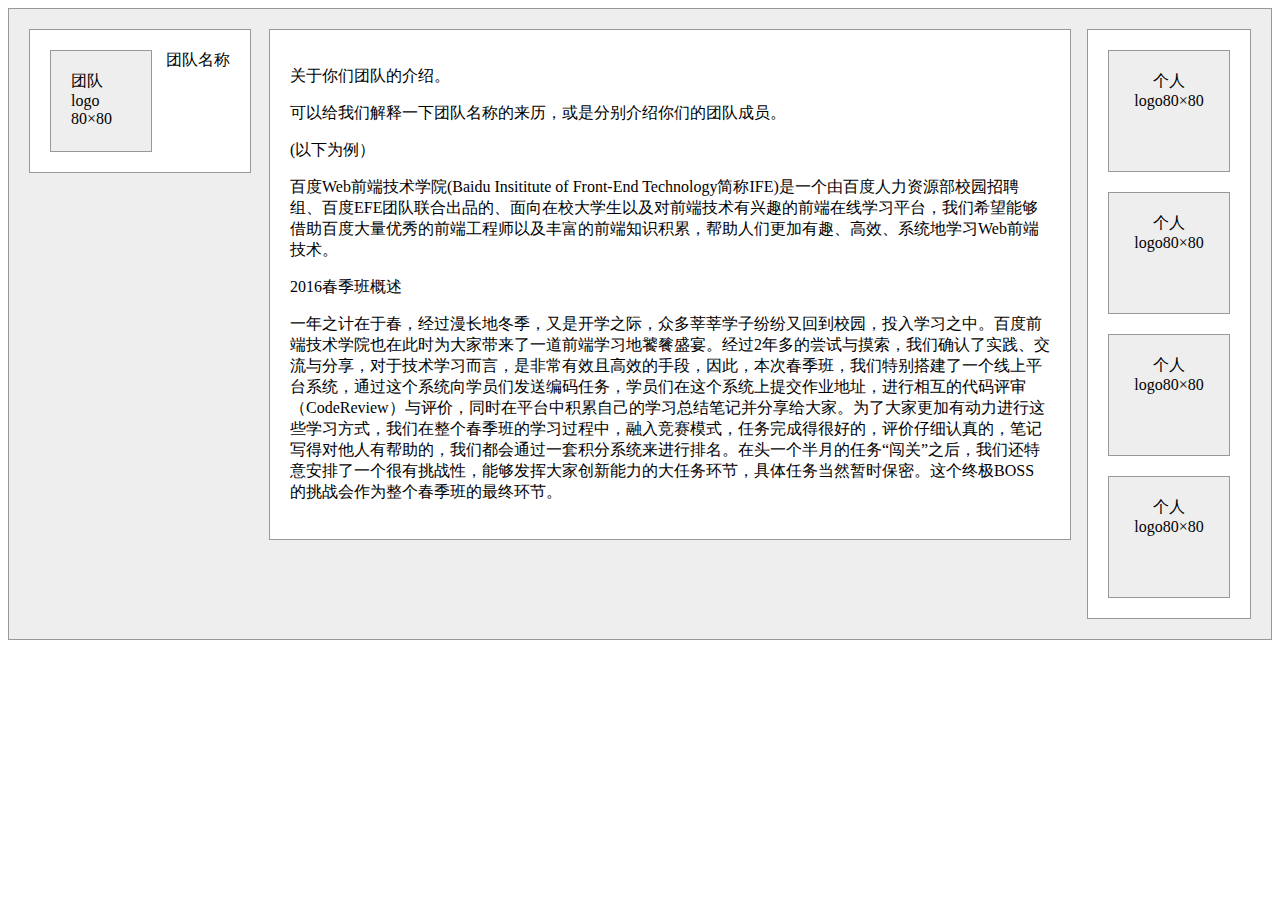
<file: demo4/demo4.html>
<!DOCTYPE html>
<html>

<head>
    <title>ife</title>
    <meta charset="utf-8">
    <link rel="stylesheet" type="text/css" href="demo4.css">
</head>

<body>
    <div class="boxone">
        <div class="boxtwo">
            <div class="boxthree"><span class="fontone">团队logo<br/>80×80</span></div>
            <span class="fonttwo">团队名称</span>
        </div>
        <div class="boxfive">
        	<div class="boxsix">个人logo80×80</div>
        	<div class="boxseven">个人logo80×80</div>
        	<div class="boxseven">个人logo80×80</div>
        	<div class="boxseven">个人logo80×80</div>
        </div>
        <div class="boxfour">
        	<p>关于你们团队的介绍。</p>
        	<p>可以给我们解释一下团队名称的来历，或是分别介绍你们的团队成员。</p>
        	<p>(以下为例）</p>
        	<p>百度Web前端技术学院(Baidu Insititute of Front-End Technology简称IFE)是一个由百度人力资源部校园招聘组、百度EFE团队联合出品的、面向在校大学生以及对前端技术有兴趣的前端在线学习平台，我们希望能够借助百度大量优秀的前端工程师以及丰富的前端知识积累，帮助人们更加有趣、高效、系统地学习Web前端技术。</p>
        	<p>2016春季班概述</p>
        	<p>一年之计在于春，经过漫长地冬季，又是开学之际，众多莘莘学子纷纷又回到校园，投入学习之中。百度前端技术学院也在此时为大家带来了一道前端学习地饕餮盛宴。经过2年多的尝试与摸索，我们确认了实践、交流与分享，对于技术学习而言，是非常有效且高效的手段，因此，本次春季班，我们特别搭建了一个线上平台系统，通过这个系统向学员们发送编码任务，学员们在这个系统上提交作业地址，进行相互的代码评审（CodeReview）与评价，同时在平台中积累自己的学习总结笔记并分享给大家。为了大家更加有动力进行这些学习方式，我们在整个春季班的学习过程中，融入竞赛模式，任务完成得很好的，评价仔细认真的，笔记写得对他人有帮助的，我们都会通过一套积分系统来进行排名。在头一个半月的任务“闯关”之后，我们还特意安排了一个很有挑战性，能够发挥大家创新能力的大任务环节，具体任务当然暂时保密。这个终极BOSS的挑战会作为整个春季班的最终环节。</p>
        </div>
        <div style="clear:both;"></div>
    </div>
</body>

</html>
</file>
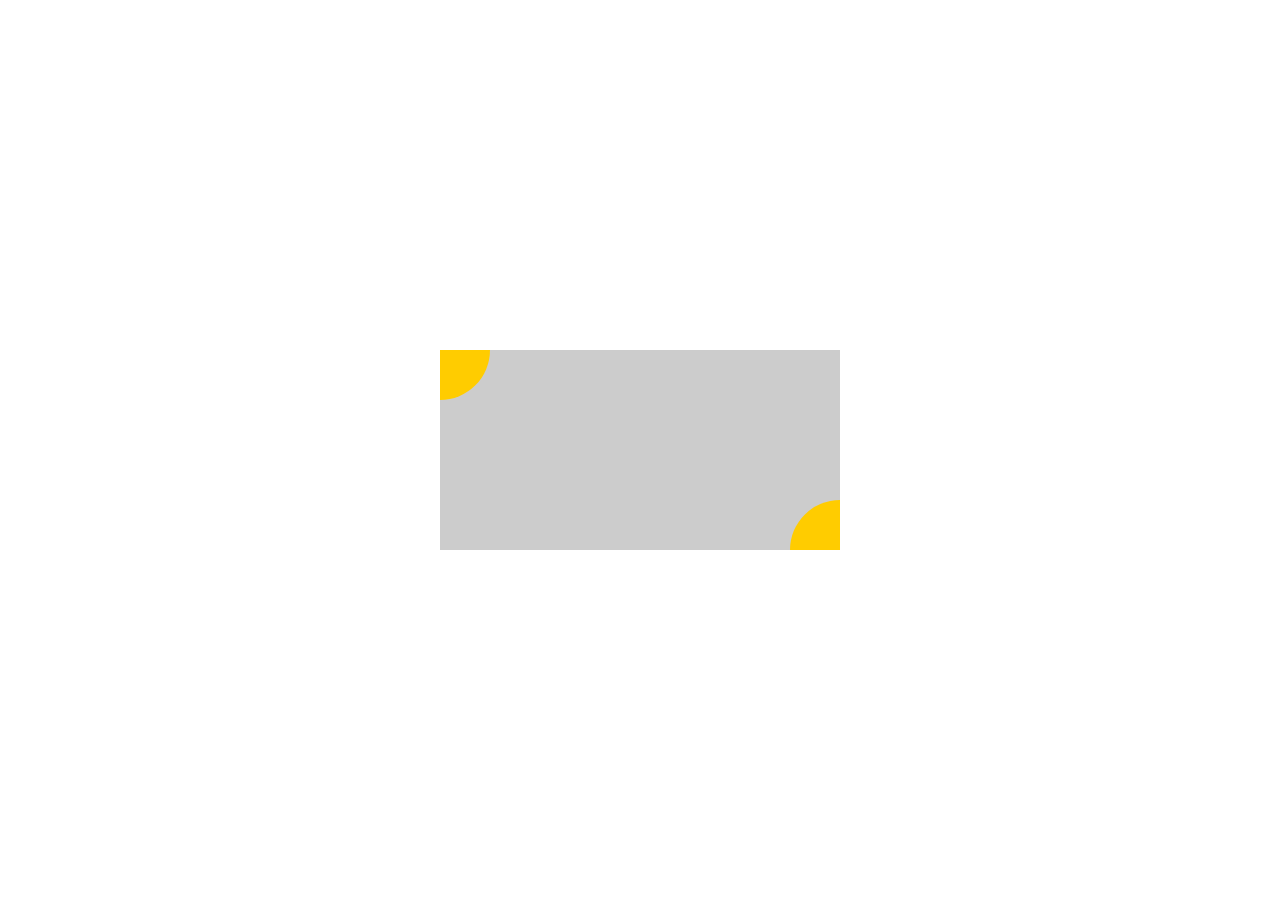
<file: demo5/demo5.html>
<!DOCTYPE html>
<html>
<head>
	<title>ife</title>
	<meta charset="utf-8">
	<link rel="stylesheet" type="text/css" href="demo5.css">
</head>
<body>
<div class="boxone">
<div class="boxtwo"></div>
<div class="boxthree"></div>
</div>
</body>
</html>
</file>
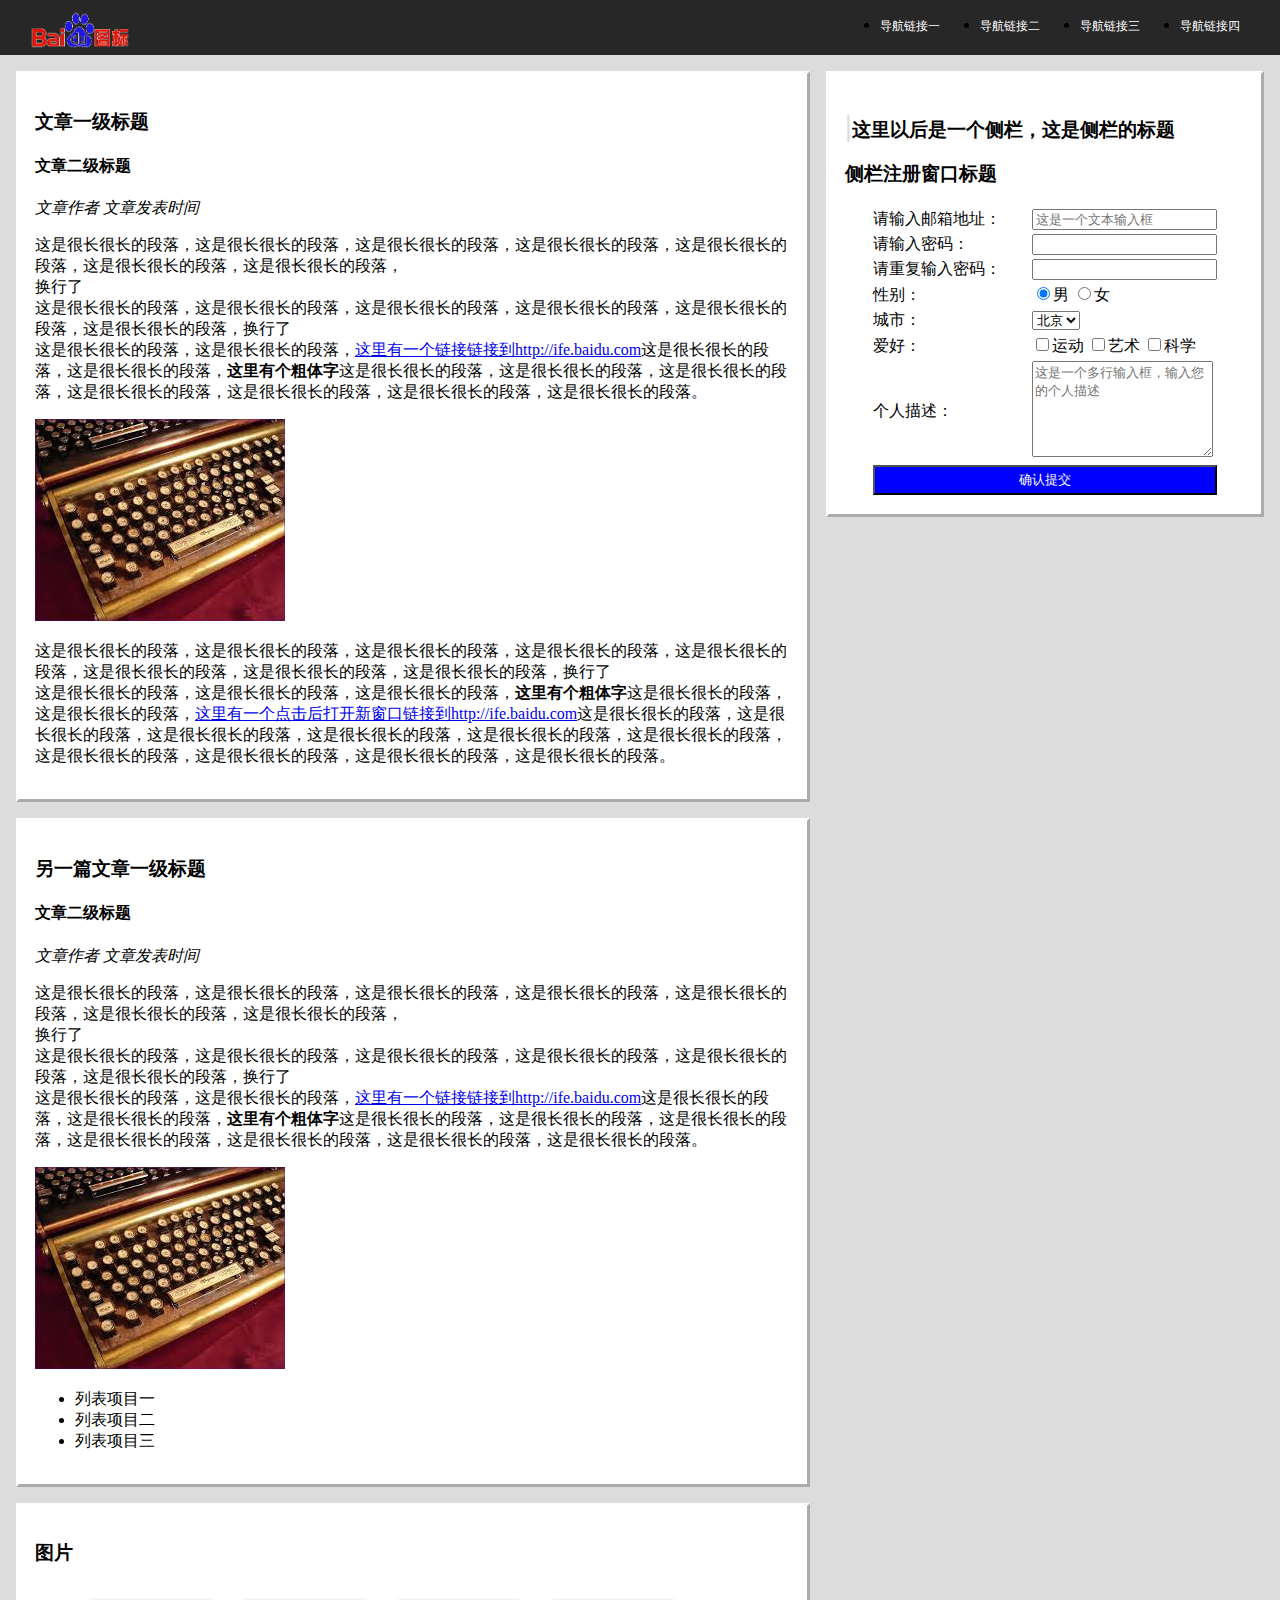
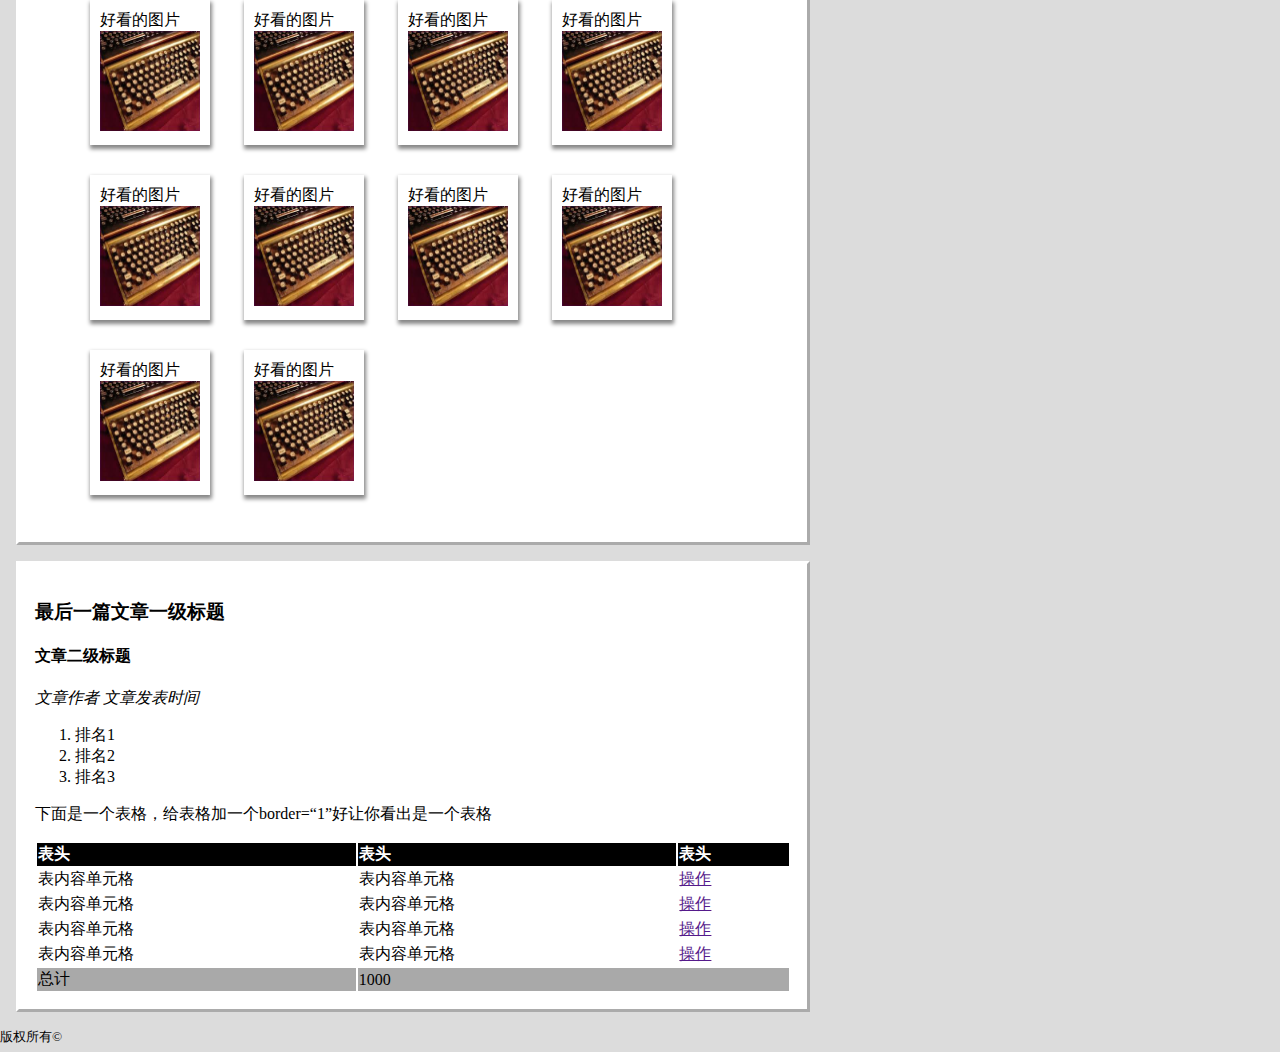
<file: demo6/demo6.html>
<!DOCTYPE html>
<html>

<head>
    <meta charset="utf-8">
    <title>零基础HTML编码</title>
    <link rel="stylesheet" type="text/css" href="demo6.css">
</head>

<body>
    <div class="box"></div>
    <div class="boxtwo">
        <h3><span class="fontone">|</span>这里以后是一个侧栏，这是侧栏的标题</h3>
        <h3>侧栏注册窗口标题</h3>
        <form action="">
            <table class="boxfive">
                <tr>
                    <td>请输入邮箱地址：</td>
                    <td>
                        <input type="email" name="email" placeholder="这是一个文本输入框">
                    </td>
                </tr>
                <tr>
                    <td>请输入密码：</td>
                    <td>
                        <input type="password" name="password">
                    </td>
                </tr>
                <tr>
                    <td>请重复输入密码：</td>
                    <td>
                        <input type="password" name="password">
                    </td>
                </tr>
                <tr>
                    <td>性别：</td>
                    <td>
                        <input type="radio" name="sex" value="男" checked>男
                        <input type="radio" name="sex" value="女">女</td>
                </tr>
                <tr>
                    <td>城市：</td>
                    <td>
                        <select name="city">
                            <option value="北京">北京</option>
                            <option value="上海">上海</option>
                            <option value="杭州">杭州</option>
                        </select>
                    </td>
                </tr>
                <tr>
                    <td>爱好：</td>
                    <td>
                        <input type="checkbox" name="like" value="运动">运动
                        <input type="checkbox" name="like" value="艺术">艺术
                        <input type="checkbox" name="like" value="科学">科学</td>
                </tr>
                <tr>
                    <td>个人描述：</td>
                    <td class="changebig">
                        <textarea rows="6" cols="20" name="textarea" placeholder="这是一个多行输入框，输入您的个人描述"></textarea>
                    </td>
                </tr>
                <tr>
                    <td colspan="2">
                        <input type="submit" name="submit" value="确认提交" class="boxsix">
                    </td>
                </tr>
            </table>
    </div>
    </form>
    <div class="nav">
        <img src="../img/baidu_logo.gif" class="logo">
        <ul>
            <li><a href="#">导航链接一</a></li>
            <li><a href="#">导航链接二</a></li>
            <li><a href="#">导航链接三</a></li>
            <li><a href="#">导航链接四</a></li>
        </ul>
    </div>
    <div class="boxone">
        <h3>文章一级标题</h3>
        <h4>文章二级标题</h4>
        <address>文章作者 文章发表时间</address>
        <p>这是很长很长的段落，这是很长很长的段落，这是很长很长的段落，这是很长很长的段落，这是很长很长的段落，这是很长很长的段落，这是很长很长的段落，
            <br/>换行了
            <br/>这是很长很长的段落，这是很长很长的段落，这是很长很长的段落，这是很长很长的段落，这是很长很长的段落，这是很长很长的段落，换行了
            <br/>这是很长很长的段落，这是很长很长的段落，<a href="http://ife.baidu.com">这里有一个链接链接到http://ife.baidu.com</a>这是很长很长的段落，这是很长很长的段落，<b>这里有个粗体字</b>这是很长很长的段落，这是很长很长的段落，这是很长很长的段落，这是很长很长的段落，这是很长很长的段落，这是很长很长的段落，这是很长很长的段落。</p>
        <img src="../img/键盘.jpg" />
        <p>这是很长很长的段落，这是很长很长的段落，这是很长很长的段落，这是很长很长的段落，这是很长很长的段落，这是很长很长的段落，这是很长很长的段落，这是很长很长的段落，换行了
            <br/>这是很长很长的段落，这是很长很长的段落，这是很长很长的段落，<b>这里有个粗体字</b>这是很长很长的段落，这是很长很长的段落，<a href="http://ife.baidu.com" target="_blank">这里有一个点击后打开新窗口链接到http://ife.baidu.com</a>这是很长很长的段落，这是很长很长的段落，这是很长很长的段落，这是很长很长的段落，这是很长很长的段落，这是很长很长的段落，这是很长很长的段落，这是很长很长的段落，这是很长很长的段落，这是很长很长的段落。</p>
    </div>
    <div class="boxone">
        <h3>另一篇文章一级标题</h3>
        <h4>文章二级标题</h4>
        <address>文章作者 文章发表时间</address>
        <p>这是很长很长的段落，这是很长很长的段落，这是很长很长的段落，这是很长很长的段落，这是很长很长的段落，这是很长很长的段落，这是很长很长的段落，
            <br/>换行了
            <br/>这是很长很长的段落，这是很长很长的段落，这是很长很长的段落，这是很长很长的段落，这是很长很长的段落，这是很长很长的段落，换行了
            <br/>这是很长很长的段落，这是很长很长的段落，<a href="http://ife.baidu.com">这里有一个链接链接到http://ife.baidu.com</a>这是很长很长的段落，这是很长很长的段落，<b>这里有个粗体字</b>这是很长很长的段落，这是很长很长的段落，这是很长很长的段落，这是很长很长的段落，这是很长很长的段落，这是很长很长的段落，这是很长很长的段落。</p>
        <img src="../img/键盘.jpg" />
        <ul>
            <li>列表项目一</li>
            <li>列表项目二</li>
            <li>列表项目三</li>
        </ul>
    </div>
    <div class="boxone">
        <h3>图片</h3>
        <figure>
            <div class="boxthree">
                <figcaption>好看的图片</figcaption><img src="../img/键盘.jpg"></div>
            <div class="boxthree">
                <figcaption>好看的图片</figcaption><img src="../img/键盘.jpg"></div>
            <div class="boxthree">
                <figcaption>好看的图片</figcaption><img src="../img/键盘.jpg"></div>
            <div class="boxthree">
                <figcaption>好看的图片</figcaption><img src="../img/键盘.jpg"></div>
            <div class="boxthree">
                <figcaption>好看的图片</figcaption><img src="../img/键盘.jpg"></div>
            <div class="boxthree">
                <figcaption>好看的图片</figcaption><img src="../img/键盘.jpg"></div>
            <div class="boxthree">
                <figcaption>好看的图片</figcaption><img src="../img/键盘.jpg"></div>
            <div class="boxthree">
                <figcaption>好看的图片</figcaption><img src="../img/键盘.jpg"></div>
            <div class="boxthree">
                <figcaption>好看的图片</figcaption><img src="../img/键盘.jpg"></div>
            <div class="boxthree">
                <figcaption>好看的图片</figcaption><img src="../img/键盘.jpg"></div>
        </figure>
    </div>
    <div class="boxone">
        <h3>最后一篇文章一级标题</h3>
        <h4>文章二级标题</h4>
        <address>文章作者 文章发表时间</address>
        <ol>
            <li>排名1</li>
            <li>排名2</li>
            <li>排名3</li>
        </ol>
        <p>下面是一个表格，给表格加一个border=“1”好让你看出是一个表格</p>
        <table border="1" class="boxfour">
            <tr>
                <th>表头</th>
                <th>表头</th>
                <th>表头</th>
            </tr>
            <tr>
                <td>表内容单元格</td>
                <td>表内容单元格</td>
                <td><a href="">操作</a></td>
            </tr>
            <tr>
                <td>表内容单元格</td>
                <td>表内容单元格</td>
                <td><a href="">操作</a></td>
            </tr>
            <tr>
                <td>表内容单元格</td>
                <td>表内容单元格</td>
                <td><a href="">操作</a></td>
            </tr>
            <tr>
                <td>表内容单元格</td>
                <td>表内容单元格</td>
                <td><a href="">操作</a></td>
            </tr>
            <tr class="onlycolor">
                <td>总计</td>
                <td colspan="2">1000</td>
            </tr>
        </table>
    </div>
    <sup>版权所有&#169;</sup>
</body>

</html>
</file>
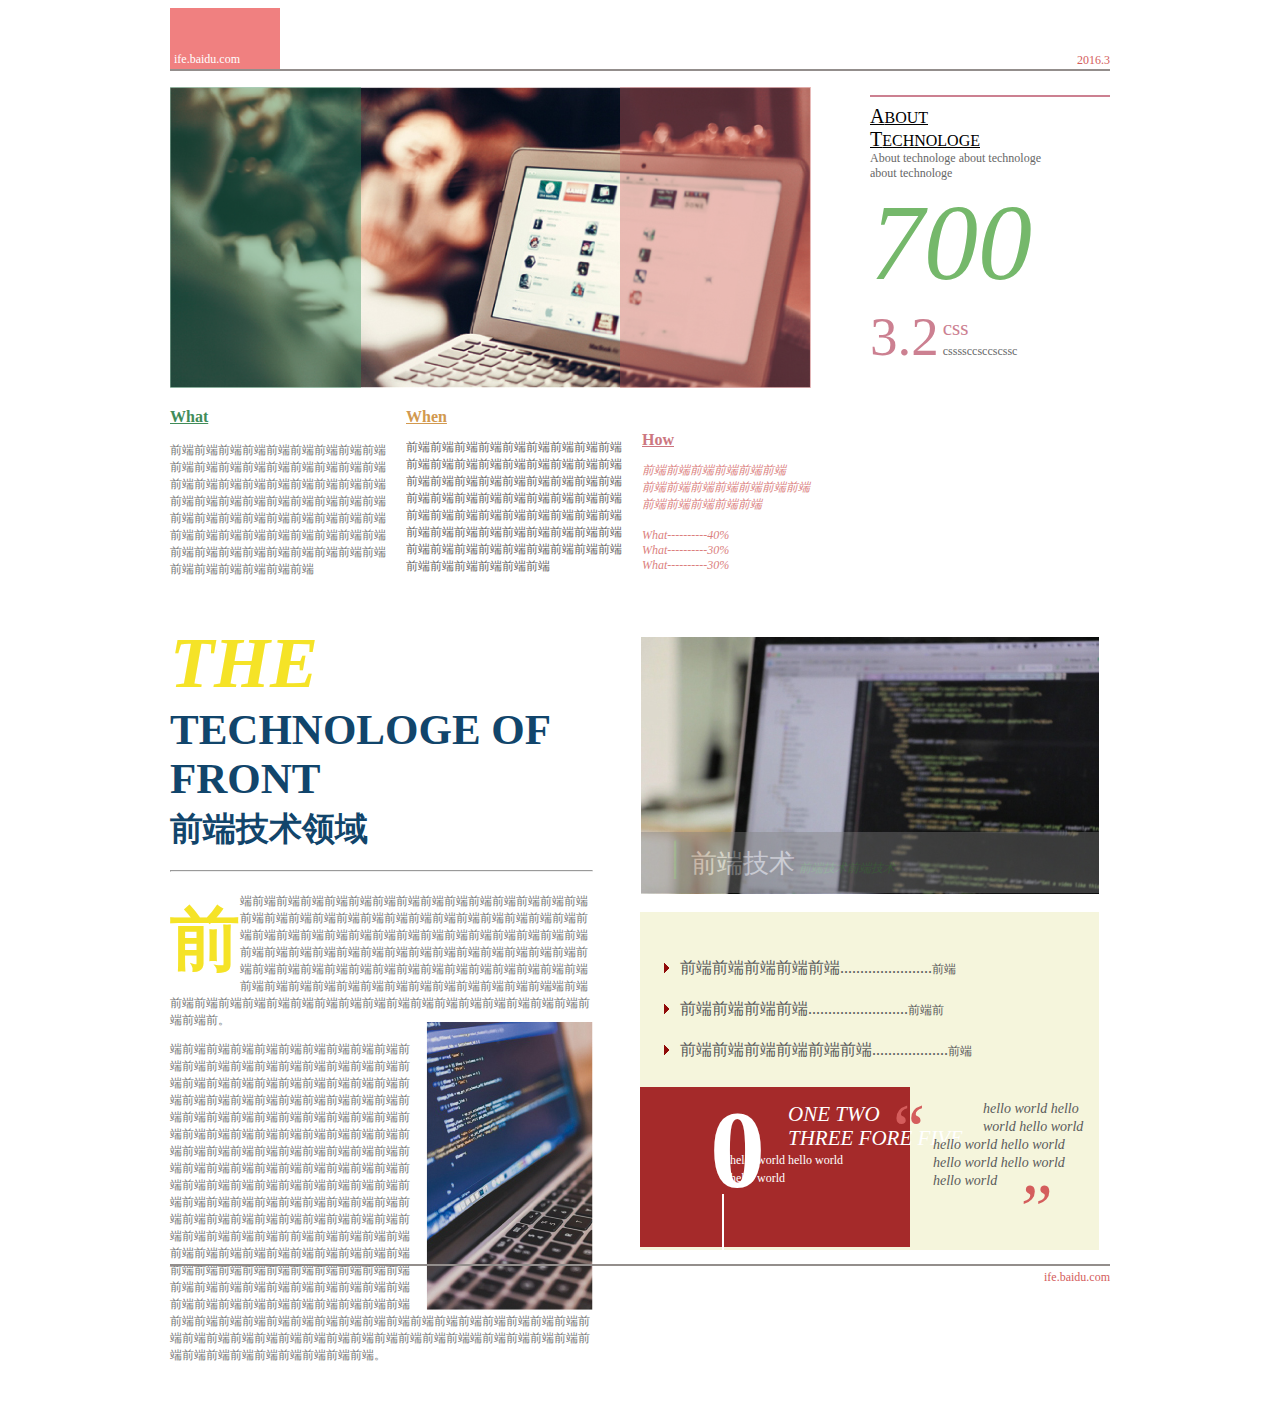
<file: demo7/demo7.html>
<!DOCTYPE html>
<html>

<head>
    <meta charset="UTF-8">
    <title>思创作业</title>
    <link rel="stylesheet" type="text/css" href="demo7.css">
</head>

<body>
    <div class="box_one">
        <header>
            <div class="box_two">
                <span class="pos_one">ife.baidu.com</span>
            </div>
            <span class="pos_two">
                2016.3
            </span>
            <hr/ class="pos_seven">
        </header>
        <div class="pos_eight">
            <hr/ class="pos_nine">
                <span class="size_seven"><span class="size">A</span>BOUT
                <br/>
                <span class="size">T</span>ECHNOLOGE
                <br/>
                </span>
                <div class="size_one">About technologe about technologe
                    <br/>about technologe
                </div>
                <div class="size_two">700</div>
                <div class="size_three">3.2</div>
                <div class="size_six">
                    <span class="size_four">
					css</span>
                    <span class="size_five">
					cssssccsccscssc
				</span>
                </div>
        </div>
        <div class="pos_four">
            <div class="pos_six"></div>
            <div class="pos_five"></div>
        </div>
        <div class="font2">
            <div class="font1">
                What
            </div>
            <div class="font3">
                前端前端前端前端前端前端前端前端前端前端前端前端前端前端前端前端前端前端前端前端前端前端前端前端前端前端前端前端前端前端前端前端前端前端前端前端前端前端前端前端前端前端前端前端前端前端前端前端前端前端前端前端前端前端前端前端前端前端前端前端前端前端前端前端前端前端前端前端前端
            </div>
        </div>
        <div class="font4">
            <div class="font5">
                When
            </div>
            <div class="font6">
                前端前端前端前端前端前端前端前端前端前端前端前端前端前端前端前端前端前端前端前端前端前端前端前端前端前端前端前端前端前端前端前端前端前端前端前端前端前端前端前端前端前端前端前端前端前端前端前端前端前端前端前端前端前端前端前端前端前端前端前端前端前端前端前端前端前端前端前端前端
            </div>
        </div>
        <div class="font9">
            <div class="font7">
                How
            </div>
            <div class="font8">
                前端前端前端前端前端前端
                <br/> 前端前端前端前端前端前端前端
                <br/> 前端前端前端前端前端
                <br/>
                <br/> What----------40%
                <br/> What----------30%
                <br/> What----------30%
                <br/>
            </div>
        </div>
        <div class="fen">
            <div class="fen1">
                <div class="fen2">
                    <span class="fen3">|</span>
                </div>
                <div class="fen4">
                    <span class="fen5">前端技术</span>
                    <span class="fen6"> 前端技术前端技术</span>
                </div>
            </div>
        </div>
        <div class="font12">
            <div class="font10">
                <b class="font11">THE</b> TECHNOLOGE OF FRONT
                <div class="font13">前端技术领域</div>
                <hr/>
                <div class="font15">
                    <b class="font14">前</b>端前端前端前端前端前端前端前端前端前端前端前端前端前端前端前端前端前端前端前端前端前端前端前端前端前端前端前端前端前端前端前端前端前端前端前端前端前端前端前端前端前端前端前端前端前端前端前端前端前端前端前端前端前端前端前端前端前端前端前端前端前端前端前端前端前端前端前端前端前端前端前端前端前端前端前端前端前端前端前端前端前端前端前端前端前端端前端前端前端前端前端前端前端前端前端前端前端前端前端前端前端前端前端前端前端前端前。<img src="../img/p2.jpg" class="size1">
                    <p>端前端前端前端前端前端前端前端前端前端前端前端前端前端前端前端前端前端前端前端前端前端前端前端前端前端前端前端前端前端前端前端前端前端前端前端前端前端前端前端前端前端前端前端前端前端前端前端前端前端前端前端前端前端前端前端前端前端前端前端前端前端前端前端前端前端前端前端前端前端前端前端前端前端前端前端前端前端前端前端前端前端前端前端前端前端前端前端前端前端前端前端前端前端前端前端前端前端前端前端前端前端前端前端前端前端前端前端前端前端前端前端前端前端前端前前端前端前端前端前端前端前端前端前端前端前端前端前端前端前端前端前端前端前端前端前端前端前端前端前端前端前端前端前端前端前端前端前端前端前端前端前端前端前端前端前端前端前端前端前端前端前端前端前端前端前端前端前端前端前端前端前端前端前端前端前端前端前端前端前端前端前端前端前端前端前端前端前端前端前端端前端前端前端前端前端前端前端前端前端前端前端前端前端。</p>
                </div>
            </div>
        </div>
        <div class="fen7">
            <ul>
                <li>前端前端前端前端前端.......................<span class="fen8">前端</span></li>
                <li>前端前端前端前端.........................<span class="fen8">前端前</span></li>
                <li>前端前端前端前端前端前端...................<span class="fen8">前端</span></li>
            </ul>
            <div>
                <div class="fen9"><b class="fen10">0</b>
                    <div class="fen11"></div>
                    <div class="fen13"><span class="fen12">ONE TWO<br/>THREE FORE FIVE</span>
                        <br/>
                        <span class="fen14">hello world hello world<br/>hello world</span>
                    </div>
                </div>
            </div>
            <div class="fen15">
                <div class="fen16">“</div><span class="fen17">hello world hello world hello world hello world hello world hello world hello world hello world<div class="fen19">”</div></span>
            </div>
        </div>
    </div>
    <div class="box_three">
    <hr/ class="pos_seven">
    <span class="fen22">ife.baidu.com</span>
</div>
</body>

</html>
</file>
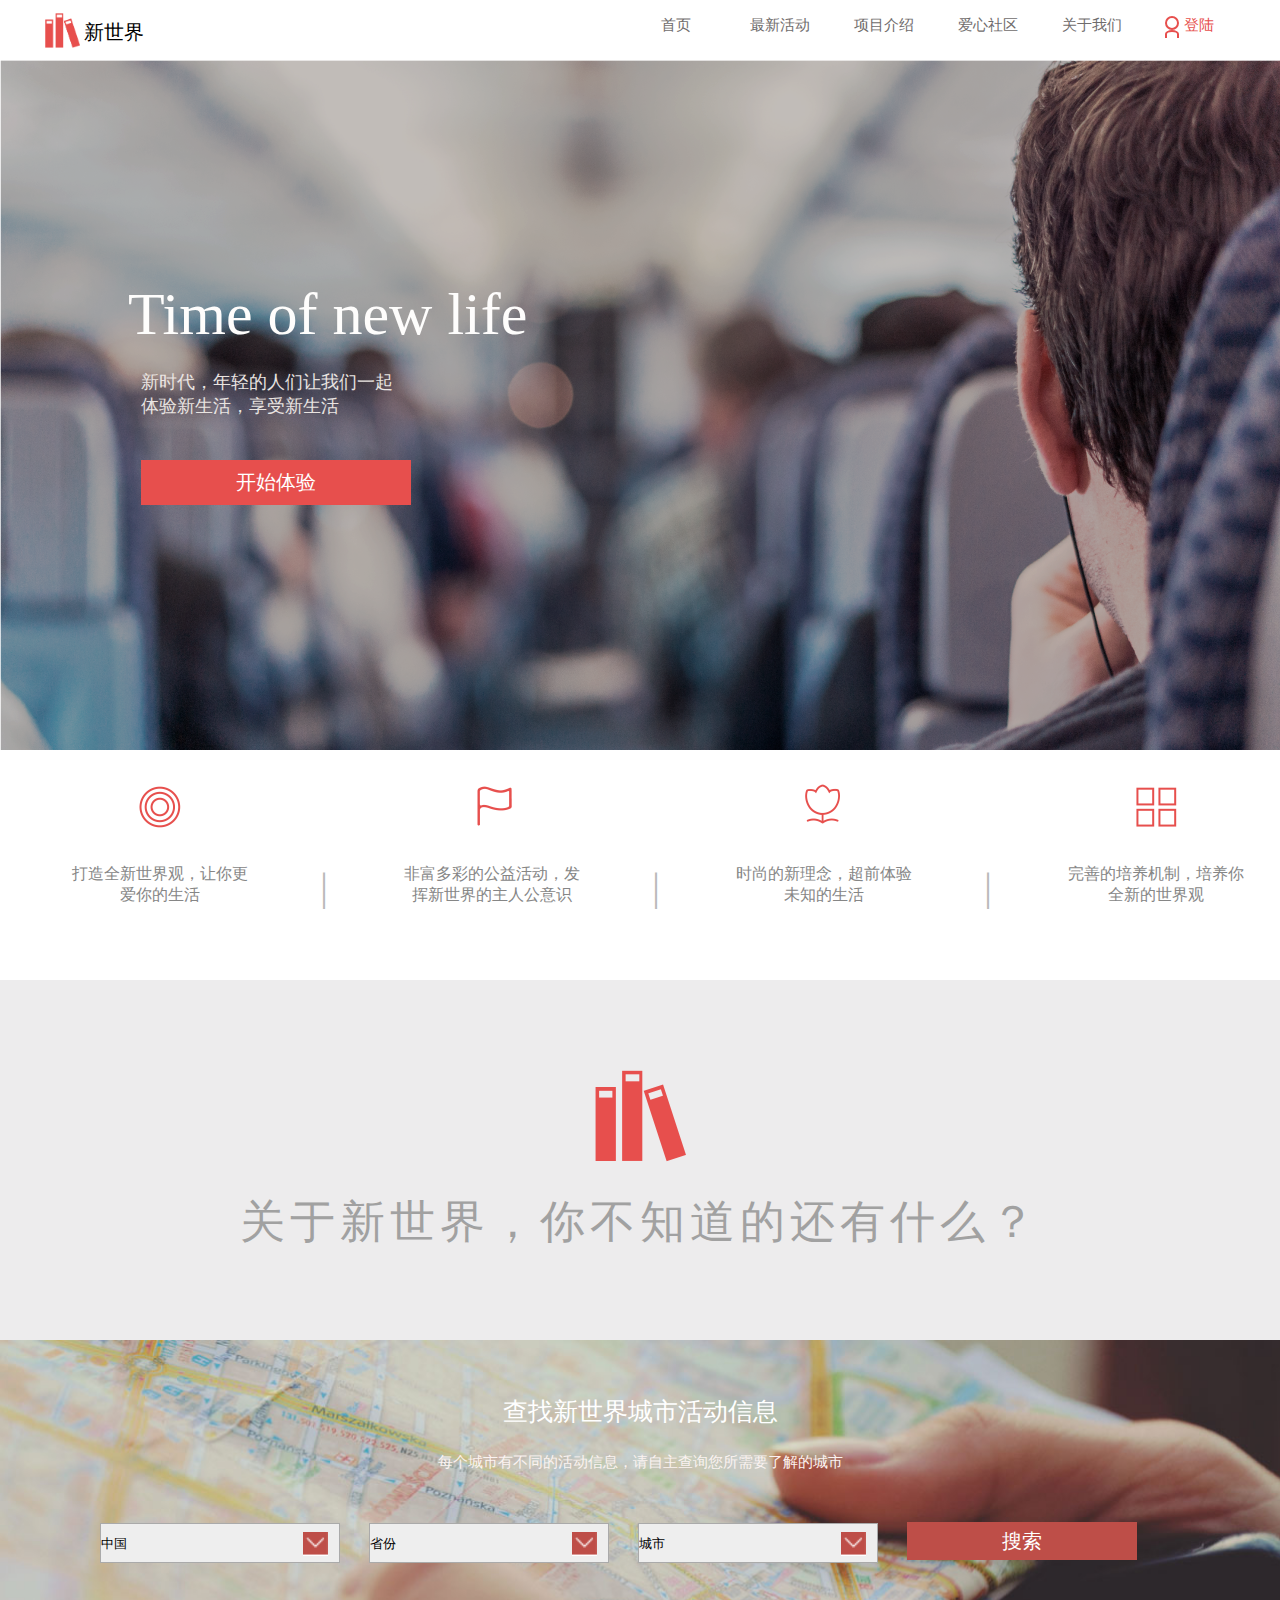
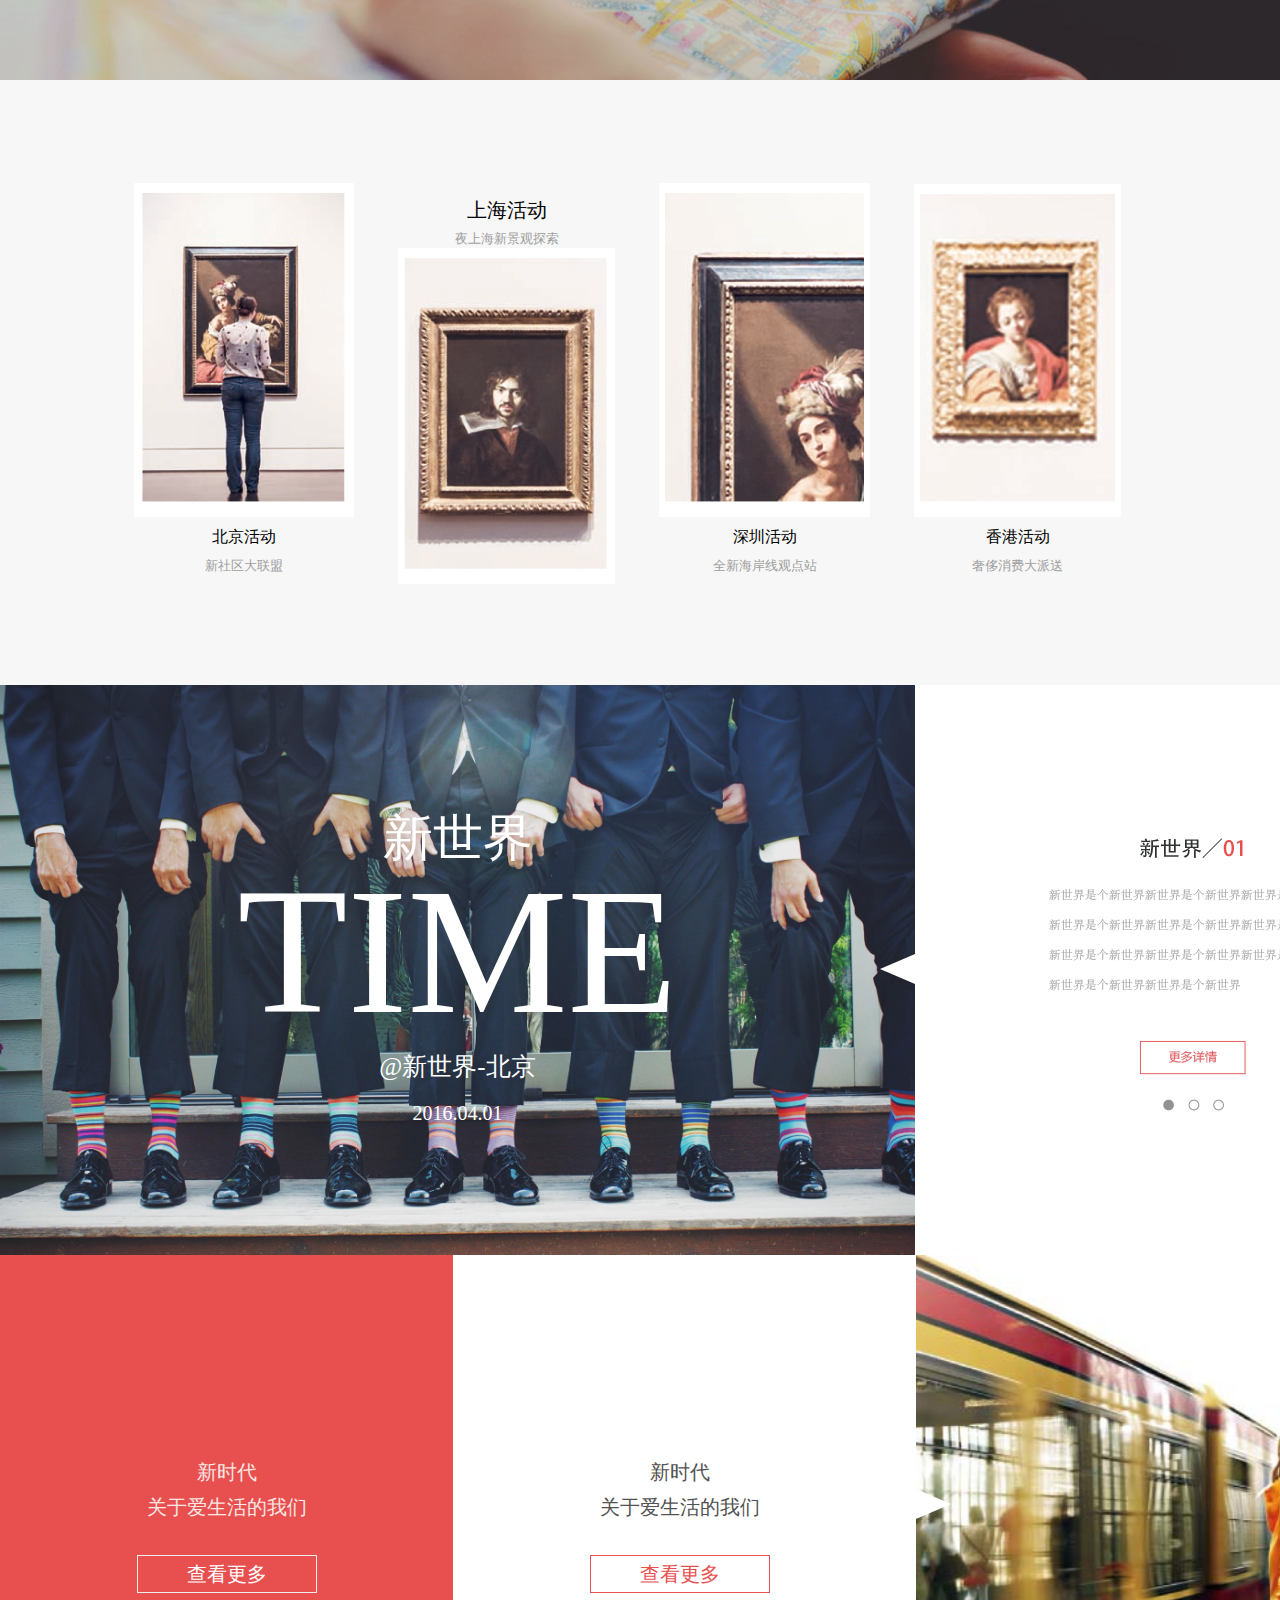
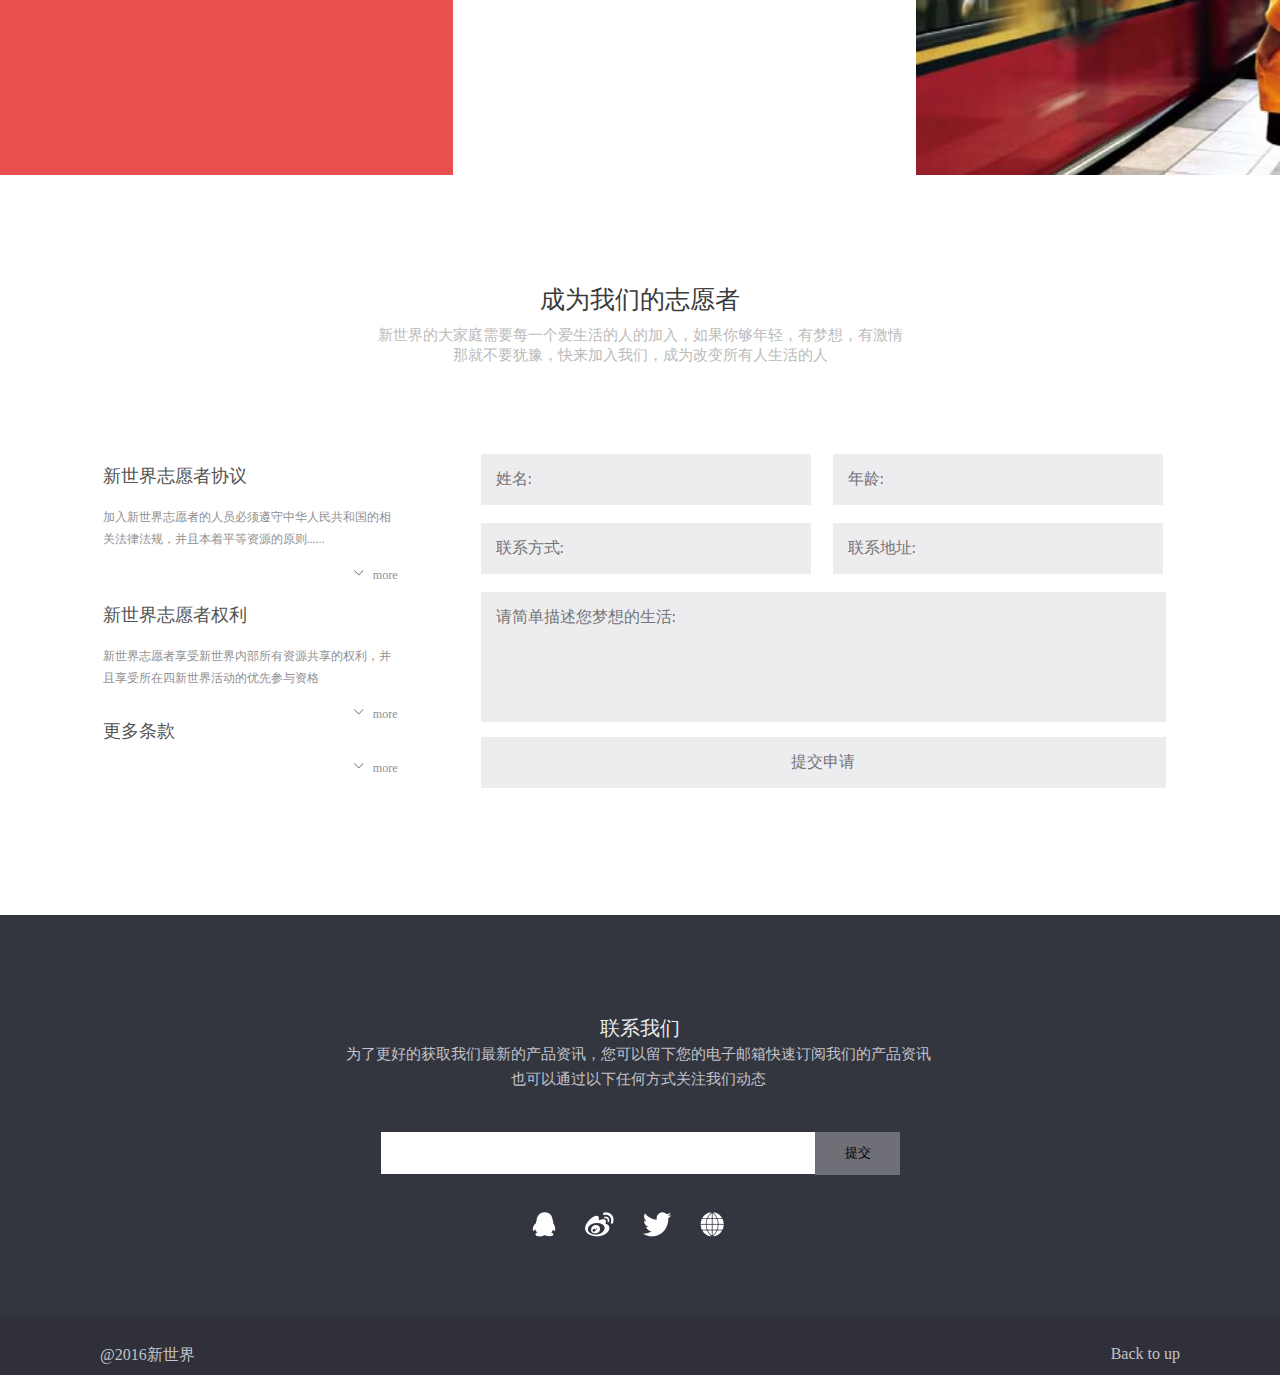
<file: demo8/demo8.html>
<!DOCTYPE html>
<html>

<head>
    <title>ife</title>
    <meta charset="utf-8">
    <link rel="stylesheet" type="text/css" href="demo8.css">
</head>

<body>
    <div class="box">
        <div class="nav_eight"></div>
        <div class="nav_seven"><a href="#">登陆</a></div>
        <div class="nav_six">
            <div class="nav_four"></div>
            <div class="nav_five"></div>
        </div>
        <div class="nav_three">
            <ul>
                <li><a href="#">首页</a></li>
                <li><a href="#">最新活动</a></li>
                <li><a href="#">项目介绍</a></li>
                <li><a href="#">爱心社区</a></li>
                <li><a href="#">关于我们</a></li>
            </ul>
        </div>
        <div class="nav">
            <img src="../img/logo.png" class="nav_one">
            <span class="nav_two">新世界</span>
        </div>
        <div class="box_one">
            <span class="img_one">Time of new life</span>
            <span class="img_two">新时代，年轻的人们让我们一起体验新生活，享受新生活</span>
            <div class="img_three">
                <button class="img_four">开始体验</button>
            </div>
        </div>
        <div class="box_two">
            <ul>
                <li>
                    <a href="#"><img src="../img/p1.png"></a>
                    <br/>打造全新世界观，让你更爱你的生活</li><span>|</span>
                <li>
                    <a href="#"><img src="../img/p2.png"></a>
                    <br/>非富多彩的公益活动，发挥新世界的主人公意识</li><span>|</span>
                <li>
                    <a href="#"><img src="../img/p3.png"></a>
                    <br/>时尚的新理念，超前体验未知的生活</li><span>|</span>
                <li>
                    <a href="#"><img src="../img/p4.png"></a>
                    <br/>完善的培养机制，培养你全新的世界观</li>
            </ul>
        </div>
        <div class="box_three"><img src="../img/logo.png">
            <span>关于新世界，你不知道的还有什么？</span></div>
        <div class="box_four">
            <span class="font_one">查找新世界城市活动信息</span>
            <span class="font_two">每个城市有不同的活动信息，请自主查询您所需要了解的城市</span>
            <div class="type_one">
                <form action="">
                    <select name="cars_one">
                        <option value="中国">中国</option>
                    </select>
                    <select name="cars_two">
                        <span> <option value="省份">省份</option></span>
                        <option value="北京市">北京市</option>
                        <option value="天津市">天津市</option>
                        <option value="河南省">河南省</option>
                        <option value="陕西省">陕西省</option>
                        <option value="内蒙古自治区">内蒙古自治区</option>
                        <option value="辽宁省">辽宁省</option>
                    </select>
                    <select name="cars_three">
                        <option value="城市">城市</option>
                    </select>
                    <button class="cars_four">搜索</button>
                </form>
            </div>
        </div>
        <div class="box_five">
            <div class="box_six">
                <div class="img_five">
                    <div class="img_nine"><img src="../img/p6.png"></div><span class="img_ten">北京活动</span><span class="img_eleven">新社区大联盟</span></div>
                <div class="img_six"><span class="img_twelve">上海活动</span><span class="img_eleven">夜上海新景观探索</span>
                    <div class="img_nine"><img src="../img/p7.png"></div>
                </div>
                <div class="img_seven">
                    <div class="img_nine"><img src="../img/p8.png"></div><span class="img_ten">深圳活动</span><span class="img_eleven">全新海岸线观点站</span></div>
                <div class="img_eight">
                    <div class="img_nine"><img src="../img/p9.png"></div><span class="img_ten">香港活动</span><span class="img_eleven">奢侈消费大派送</span></div>
            </div>
        </div>
        <div class="box_seven">
            <div class="box_eleven">
                <div class="box_eight">
                    <div class="box_nine">
                        <div class="font_seven"></div>
                        <span class="font_three">新世界</span>
                        <span class="font_four">TIME</span>
                        <span class="font_five">@新世界-北京</span>
                        <span class="font_six">2016.04.01</span>
                    </div>
                </div>
                <div class="box_ten"><img src="../img/p13.png"></div>
            </div>
        </div>
        <div class="box_twelve">
            <div class="box_thirteen">
                <div class="font_eight">
                    <span>新时代</span>
                    <span>关于爱生活的我们</span>
                    <button>查看更多</button>
                </div>
            </div>
            <div class="box_fifteen">
                <div class="font_nine"></div>
            </div>
            <div class="box_fourteen">
                <div class="font_eight">
                    <span>新时代</span>
                    <span>关于爱生活的我们</span>
                    <button>查看更多</button>
                </div>
            </div>
        </div>
        <div class="box_sixteen">
        <div class="box_seventeen">
        	<span class="font_ten">成为我们的志愿者</span>
        	<span class="font_eleven">新世界的大家庭需要每一个爱生活的人的加入，如果你够年轻，有梦想，有激情</span>
        	<span class="font_eleven">那就不要犹豫，快来加入我们，成为改变所有人生活的人</span>
        </div>
        <div class="box20">
        <div class="box_eighteen">
        <div class="font12">
        	<span class="case_one">新世界志愿者协议</span>
        	<span class="case_two">加入新世界志愿者的人员必须遵守中华人民共和国的相关法律法规，并且本着平等资源的原则......</span>
        	<ul><li>more</li></ul>
        	</div>
        	<div class="font13">
        		<span class="case_one">新世界志愿者权利</span>
        		<span class="case_two">新世界志愿者享受新世界内部所有资源共享的权利，并且享受所在四新世界活动的优先参与资格</span>
        		<ul><li>more</li></ul>
        	</div>
        	<div class="font14">
        		<span class="case_three">更多条款</span>
        		<ul><li>more</li></ul>
        	</div>
        </div>
        <div class="box_nineteen">
        	<div class="case_four"><span>姓名:</span></div>
        	<div class="case_five"><span>年龄:</span></div>
        	<div class="case_six"><span>联系方式:</span></div>
        	<div class="case_seven"><span>联系地址:</span></div>
        	<div class="case_eight"><span>请简单描述您梦想的生活:</span></div>
        	<div class="case_nine"><span>提交申请</span></div>
        </div>
        </div>
        </div>
        <div class="box21">
        <div class="box22">
        	<span>联系我们</span>
        	<div class="font15">为了更好的获取我们最新的产品资讯，您可以留下您的电子邮箱快速订阅我们的产品资讯也可以通过以下任何方式关注我们动态</div>
        	<div class="font19"><input type="text" name="text" class="font17"><button class="font18">提交</button></div>
        	<div class="font16">
        	<img src="../img/p14.png">
        	<img src="../img/p15.png">
        	<img src="../img/p16.png">
        	<img src="../img/p17.png">
        	</div>
        </div>
        </div>
        <div class="box23">
        	<span class="font20">@2016新世界</span>
        	<span class="font21">Back to up</span>
        </div>
    </div>
</body>

</html>
</file>
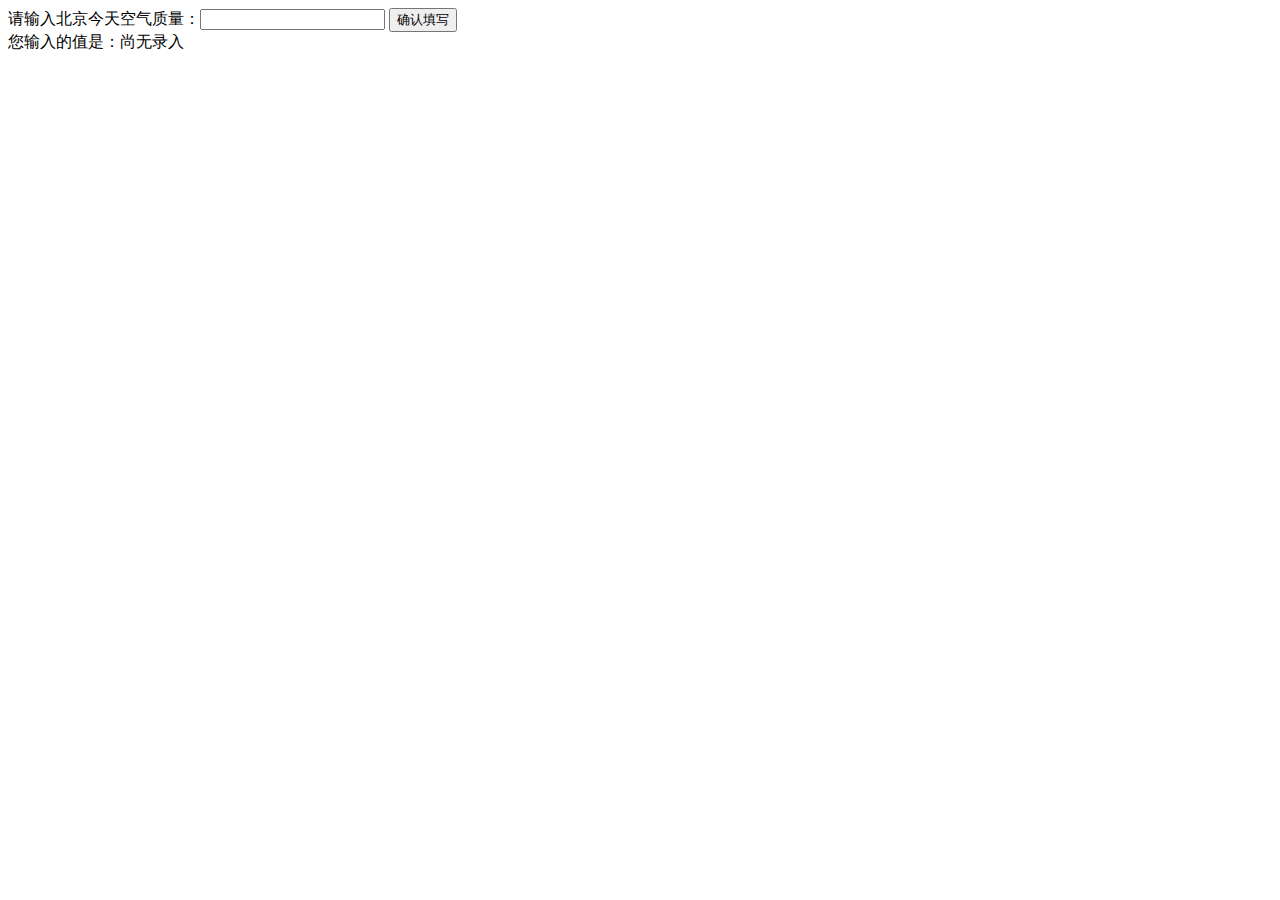
<file: JS/demo1.html>
<!DOCTYPE html>
<html>
  <head>
    <meta charset="utf-8">
    <title>IFE JavaScript Task 01</title>
  </head>
<body>

  <label>请输入北京今天空气质量：<input id="aqi-input" type="text"></label>
  <button id="button" >确认填写</button>

  <div>您输入的值是：<span id="aqi-display">尚无录入</span></div>

<script type="text/javascript">

(function() {
  btn=document.getElementById('button');
  btn.onclick =function() {
  document.getElementById('aqi-display').innerHTML=document.getElementById('aqi-input').value;
  }
})();

</script>
</body>
</html>
</file>
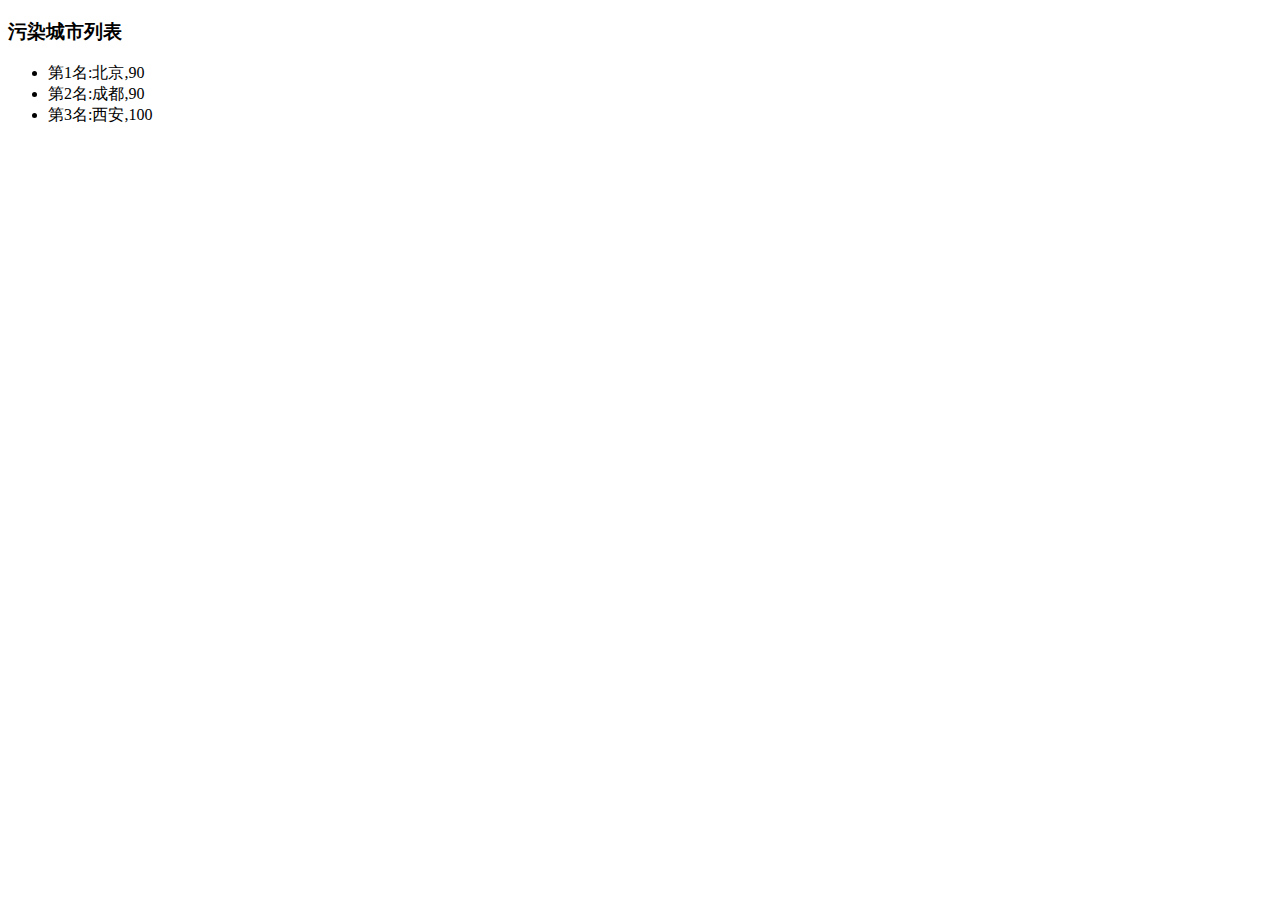
<file: JS/demo2.html>
<!DOCTYPE html>
<html>

<head>
    <meta charset="utf-8">
    <title>IFE JavaScript Task 01</title>
</head>

<body>

    <h3>污染城市列表</h3>
    <ul id="aqi-list">
    <!--   
      <li>第一名：福州（样例），10</li>
      <li>第二名：福州（样例），10</li> 
    -->
    </ul>

    <script type="text/javascript">
        var aqiData = [
            ["北京", 90],
            ["上海", 50],
            ["福州", 10],
            ["广州", 50],
            ["成都", 90],
            ["西安", 100]
        ];
        (function() {
            /*
            在注释下方编写代码
            遍历读取aqiData中各个城市的数据
            将空气质量指数大于60的城市显示到aqi-list的列表中
            */
            var oAqiList = document.getElementById("aqi-list");
            var result = [];
            function compare(value1,value2) {
                if (value1[1] < value2[1]) {
                    return -1; 
                }else if (value1[1] < value2[1]) {
                    return 1;
                }else {
                    return 0;
                }
            }
            for (var i = 0; i < aqiData.length; i++) {
                if (aqiData[i][1] > 60) {
                    result.push(aqiData[i]);
                }
            }
            result.sort(compare);
            for (var j = 0; j < result.length; j++) {
            oAqiList.innerHTML +="<li>"+"第"+(j+1)+"名"+":"+result[j]+"</li>"
           }
        })();
    </script>
</body>

</html>
</file>
<file: demo10/code/style.css>
*{ margin: 0; padding: 0; font-family: "SimHei"; font-size: 12px; box-sizing: border-box;}

body{ background-color: #2a2d3d; min-width: 1280px; overflow: auto; }
a{ text-decoration: none; }
.container{ min-width: 1280px; margin: 0 auto; overflow: auto; }
.m-t-10{ margin-top: 10px; }
button{ background-color: #388bc2;color: #fff; border: none; outline: none; text-align: center;  }
.left{ float: left; }
.right{ float: right; }
.row, .clearfix{ overflow: hidden; zoom: 1; }
i{ display: inline-block; }
input, textarea{ outline: none; border: none; }
ul{ list-style: none; }
table, th, td{ padding: 0;}



/* inline */
#main *, .user > *, aside li i, .select::after{ display: inline-block; *display: inline; vertical-align: middle;  } 

.mainCont{ height: }

header#main{ width: 100%; height: 56px; line-height: 56px; background-color: #228abf; }
#main #logo{ margin-left: 50px; width: 36px; height: 36px; background: url(img/logo.png) no-repeat 50% 50%; }
#main > .right{ font-size: 0; margin-right: 91px; }
#main .search{ position: relative; width: 315px; height: 29px; }
#main .search::before{ content: ""; display: block; position: absolute; left: 16px; top: 0; width: 18px; height: 100%; background: url(img/search_icon.png) no-repeat 50% 50%; z-index: 100; }
#main .search input{ position: absolute; left: 0; top: 0; width: 100%; height: 100%; background-color: #fff; border-radius: 29px; z-index: 10; }
#main .login{ /*width: 45px; */height: 29px; margin-left: 20px; line-height: 29px; }
#main .login::before{ content: ""; display: inline-block; *display: inline; vertical-align: middle; width: 18px; height: 15px; margin-right: 3px; background: url(img/login_icon.png) no-repeat 50% 50%; }
#main .login a{ font-size: 12px; color: #fff; }




aside{ float: left; width: 260px; height: 100%; padding-top: 18px; background-color: #2a2d3d; color: #fff; }
aside > *, aside nav > ul > li{ padding-left: 45px; }
.user img{ width: 57px; height: 57px; margin-right: 17px; }
.user h4{ font-size: 16px; font-weight: normal; }
.menu{ margin: 22px 0 22px 18px;  color: #6e8095; text-align: center; }
.menu .left:first-child{ padding-right: 29px; margin-right: 29px; border-right: 1px solid #6e8095;}
aside nav{ padding-left: 0; color: #6e8095; }
aside nav > ul > li{ line-height: 50px; }
aside nav li{ font-size: 12px; }
aside nav li.active{ background-color: #393e4e; color: #fff;}
aside nav li.active ul{ color: #6e8095; }
aside nav li.active ul li.active{ color: #fff; }
li i{ width: 12px; height: 12px; margin-right: 13px; margin-top: -5px; }

/*dark*/
li.bao > i{ background-image: url(img/nav/bao_dark.png); }
li.file > i{ background-image: url(img/nav/file_dark.png); }
li.doc > i{ background-image: url(img/nav/doc_dark.png); }
li.star > i{ background-image: url(img/nav/star_dark.png); }
li.share > i{ background-image: url(img/nav/share_dark.png); }
li.acct > i{ background-image: url(img/nav/acct_dark.png); }

/*nav icon white*/
li.bao.active > i{ background-image: url(img/nav/bao.png); }
li.file.active > i{ background-image: url(img/nav/file.png); }
li.doc.active > i{ background-image: url(img/nav/doc.png); }
li.star.active > i{ background-image: url(img/nav/star.png); }
li.share.active > i{ background-image: url(img/nav/share.png); }
li.acct.active > i{ background-image: url(img/nav/acct.png); }

aside nav li ul li{ line-height: 30px; }
aside nav li > ul{ padding-left: 25px; }
aside nav li ul ul{ padding-left: 30px; }





#content{ margin-left: 260px; }
#content nav{ width: 100%; height: 30px; line-height: 30px; background-color: #fff; }
#content nav ul{ margin-left: 30px; overflow: hidden; zoom: 1; }
#content nav ul li{ float: left; }
#content nav ul li + li::before{ content: "/"; padding: 0 11px; color: #aaaaaa; font-size: 12px;}
#content nav ul li a{ color: #aaaaaa; font-size: 12px; }
#content nav ul li.active a { color: #6898c2; }
#content .wrapper{ background-color: #eeeeed; padding: 19px 66px 154px 60px; }
#content .box{ background-color: #fff; border: 1px solid #dddfe1; overflow: hidden; zoom: 1;}

/*row1*/ 
#content .wrapper > .box:first-child{ padding: 15px 0 13px 0; margin-bottom: 10px; }
#top_form{ font-size: 12px; }
#top_form, .group, .form-group, #top_form .select{ overflow: hidden; zoom: 1;  }
#top_form .form-group{ float: left; margin-left: 35px; }
#top_form label, #top_form .select { float: left; }
#top_form .select, #top_form input{ height: 23px; line-height: 23px; padding: 0 10px; color: #323333; border: 1px solid #c3c4c4; }
#top_form .select::after{ content: ""; float: right; margin-top: 7px; width: 17px; height: 13px; background: url(img/arrow_down_blue.png) no-repeat 50% 50%; }
#top_form .form-group:first-child .select{ width: 70px; }
#top_form .form-group:nth-child(2) .select{ width: 116px; }
#top_form .form-group:nth-child(2){ padding-right: 28px; background: url(img/huan.png) no-repeat right center; }
#top_form label{ height: 25px; line-height: 25px; margin-right: 16px; color: #aaa; }
.group{ margin-bottom: 5px; }
.group .w_l{ width: 97px; }
.group .w_s{ width: 48px; }
.group .group + .group{ margin-left: 13px; }
#top_form button{ width: 50px; padding: 7px 0; margin-top: 16px; background-color: #388ac1; color: #fff; border-radius: 3px; }


/*row2*/
.date-select, .date_range{ overflow: hidden; zoom: 1;  }
.date-select{ position: relative; width: 100%; height: 64px; margin-bottom: 22px; }
.date-select .box{ float: left; width: 110px; height: 100%; text-align: center; }
#content .date-select .box.active{ border-top: 4px solid #4389c9; }
.date_range{ width: 84.72%; height: 100%; }
.date-select .arrow_left, .date-select .arrow_right{ width: 2.7%; height: 100%; }
.arrow_left{ margin-right: .53%; background: url(img/arrow_left.png) no-repeat 50% 50%;}
.arrow_right{ float: right !important;/* margin-left: .53%; */background: url(img/arrow_right.png) no-repeat 50% 50%;}
.date_range .time{ margin-top: 10px; margin-bottom: 4px; color: #323333; }
.date_range .price{ color: #ec6500; font-size: 21px; font-family: "Microsoft YaHei"; }
.date_range .price::before{ content: "￥"; color: #adadad; font-size: 15px; }
.date-select .history{ width: 15.28%; height: 100%; margin-right: 0; }
.date-select .history div{ width: 100%; height: 100%; line-height: 5.5; background: url(img/history.png) no-repeat 19px center; text-indent: 3em; font-family: "Microsoft YaHei";}
.date-select .shown{ float: left; width: 93.71%; height: 100%; margin-right: -.53%; overflow: hidden;}
.date-select .shown > div{ float: left; width: 999999px; height: 100%; }



#row3{ margin-bottom: 13px; }
#row3 h2{ font-family: "Microsoft YaHei"; font-size: 12px; font-weight: normal; margin-bottom: 6px; }
#row3 ul{ width: 100%; height: 70px; }
#row3 ul li{ float: left; width: 22.497%; height: 100%; padding: 13px 15px 12px 8px; margin-right: 3.28%; border: 1px solid #d8d9db; border-left: 4px solid #43b29e; background-color: #fff; font-family: "SimHei"; font-size: 12px; }
#row3 ul li:nth-child(2){ border-left-color: #388ac1; }
#row3 ul li:nth-child(3){ border-left-color: #d04a36; }
#row3 ul li:nth-child(4){ border-left-color: #e2cd47; margin-right: 0; }
#row3 ul li .right{ width: 60px; height: 46px; background-color: #43b29e; }
#row3 ul li:nth-child(2) .right{ background-color: #388ac1; }
#row3 ul li:nth-child(3) .right{ background-color: #d04a36; }
#row3 ul li:nth-child(4) .right{ background-color: #e2cd47; }
#row3 ul li p:first-child{ margin-top: 5px; margin-bottom: 8px; color: #323333;} 
#row3 ul li p:nth-child(2){ color: #aaa;} 





.row4 .box{ float: left; border-radius: 5px; }
.row4 .box:first-child{ margin-right: 1.12%; }
.row4 .box.w_s{ width: 39.33%; margin-bottom: 9px; }
.row4 .box.w_l{ width: 59.55%; margin-bottom: 9px; }
.row4 h2{ width: 100%; height: 38px; line-height: 38px; text-indent: 20px; border-bottom: 1px solid #dddfe1; font-weight: normal; color: #aaa; background-color: #f4f5f6; }
.row4 .content{ padding: 12px 20px 24px 20px; }
ul.tab{ height: 28px; overflow: hidden; zoom: 1; }
ul.tab li{ float: left; margin-right: .3%; width: 16.94%; height: 100%; line-height: 2; border-radius: 3px; background-color: #ececef; text-align: center; }
ul.tab li a{ color: #535353; }
ul.tab li.active{ border-bottom-color: #fff; background-color: transparent; }
.tab_content, ul.tab li, .table1, .table1 td{ border: 1px solid #cacbcb; }
.tab_content{ margin-top: -1px; padding: 25px 48px 37px 36px; }
.table1{ width: 100%; border-collapse: collapse; }
.tab_content .table1 td{ padding: 8px 0; text-align: center; }

#form1 { font-family: "Microsoft YaHei"; font-size: 12px;  }
#form1 label{ display: block; line-height: 2; color: #c3c2c2; }
#form1 .form-group{ border-bottom: 1px solid #dddfe1; padding-left: 10px; }
#form1 input{ height: 22px; }
#form1 .border-right{ border-right: 1px solid #dddfe1; }
#form1 .left:nth-child(2){ padding-left: 10px; }
#form1 textarea{ width: 100%; height: 120px; }
#form1 .form-group:last-child{ border-bottom: none; padding-top: 10px; }
#form1 button{ padding: 6px 12px; }
#form1 span > *{ display: inline-block; *display: inline; vertical-align: middle; }



.calendar{ margin: 10px 20px; font-family: "SimHei"; }
.select, .select span, .arrows{ display: inline-block; *display: inline; }
.select{ position: relative; margin-right: 1.64%; border: 1px solid #dddfe1; overflow: hidden; zoom: 1; text-align: center; }
.select:last-child{ margin-right: 0; }
.select .tri{ float: right; border-left: 1px solid #f5f6f8; padding-left: 5px; padding-right: 5px; }
.select .tri i{ display: inline-block; width: 0; height: 0; border: 3px solid transparent; border-top-color: #cbcbcb;}
.select span{ margin: 3px 0 3px 3px; }
.arrows{ position: absolute; left: 2%; top: 0; width: 87.65%; overflow: hidden; zoom: 1; }
.arrows::before{ float: left; content: "<"; color: #ececec;  }
.arrows::after{ float: right; content: ">"; color: #ececec;  }
.arrows + span + .tri{ margin-right: 12%; }
.calendar header{ margin-bottom: 9px; font-size: 0;}
.calendar header > *{ width: 23.77%; }
.calendar table{ width: 100%; border-spacing: 0 2px; }
.calendar thead th{ height: 29px; border-top: 1px solid #a9cfec; border-bottom: 1px solid #e1e1e2; font-weight: normal; }
.calendar td{ text-align: center; vertical-align: middle; padding: 7px 0;  border: 1px solid transparent;}
.calendar td.highlight{ border: 1px solid #f4c21d;}
.calendar td.holiday div{ color: #c9161d; }
.calendar td:nth-child(6), .calendar td:nth-child(7){ color: #c9161d; }
.calendar td div{ color: #323333; }


#table3 th{ height: 27px; border: 1px solid #cacbcb; }
#table3 td{ padding: 5px 3.1%; text-align: center; }
#table3 tr td:nth-child(3){ border-right-color: transparent; }
#table3 .line{ width: 84.69%; height: 4px; background-color: #ddd; }
#table3 .data{ height: 100%; background-color: #7fcbf0; }
#table3 tbody tr:hover{ background-color: #f4f6f7; }
#table3 tbody tr:nth-child(1) .data{ background-color: #ed6e52; }
#table3 tbody tr:nth-child(2) .data{ background-color: #ef8150; }
#table3 tbody tr:nth-child(3) .data{ background-color: #f19f4f; }
</file>
<file: demo3/demo3.css>
body {
    margin: 0;
    background-color: #DCDCDC;
}

.box {
    height: 55px;
}

.nav {
    width: 100%;
    height: 55px;
    background-color: #282727;
    position: fixed;
    left: 0;
    top: 0;
}

.logo {
    width: 100px;
    height: 50px;
    float: left;
    position: relative;
    left: 30px;
}

.nav ul {
    float: right;
}

.nav ul li {
    width: 100px;
    float: left;
    /*让li元素左浮动*/
}

.nav ul li a {
    font-size: 12px;
    text-decoration: none;
    color: white;
}

.boxone {
    background-color: white;
    border-style: outset;
    border-color: white;
    margin: 16px;
    padding: 16px;
}

.boxtwo {
    background-color: white;
    border-style: outset;
    border-color: white;
    margin: 32px 32px 16px 16px;
    padding: 16px;
}

.boxthree {
    width: 100px;
    height: auto;
    padding: 10px;
    margin: 15px;
    border: 1px;
    box-shadow: 1px 3px 4px 1px #878787;
}

.boxthree img {
    width: 100px;
    height: 100px;
}

.boxfour {
    width: 100%;
    border: black;
}

.boxfour td {
    border: black;
}

.boxfour th {
    border: black;
    color: white;
    background-color: black;
    text-align: left;
}

.onlycolor {
    background-color: #A9A9A9;
}

.boxfive {
    margin: auto;
    width: 25%;
}

.changebig {
    width: 100px;
    height: 100px;
}

.boxsix {
    width: 100%;
    height: 30px;
    background-color: blue;
    color: white;
}
</file>
<file: demo4/demo4.css>
.boxone {
	padding: 20px;
	background-color: #eee;
	border: 1px solid #999;
	position: relative;
}
.boxtwo {
	width: 180px;
	float: left ;
	padding: 20px;
	margin-right: 20px;
	background-color: white;
	border: 1px solid #999;
}
.boxthree {
	width: 60px;
	height: 60px;
	padding: 20px;
	background-color: #eee;
	border: 1px solid #999;
	display: inline-block;
}
.boxfour {
	padding: 20px;
	margin-left:240px;
	margin-right:180px; 
	background-color: white;
	border: 1px solid #999;
}
.boxfive {
	width: 122px;
	padding: 20px;
	float: right;
	background-color: white;
	border: 1px solid #999;
	
}
.boxsix {
	width: 80px;
	height: 80px;
	padding: 20px;
	background-color: #eee;
	border: 1px solid #999;
	text-align: center;

}
.boxseven {
	width: 80px;
	height: 80px;
	padding: 20px;
	margin-top: 20px;
	background-color: #eee;
	border: 1px solid #999;
	text-align: center;
}
.fontone {
	display: block;

}
.fonttwo {
	float: right ;
}
</file>
<file: demo5/demo5.css>
.boxone {
	width: 400px;
	height: 200px;
	background-color: #ccc;
	margin: -100px auto auto -200px;
	position: absolute;
	top: 50%;
	left: 50%;
}
.boxtwo {
	width: 50px;
	height: 50px;
	background-color: #fc0;
	border-radius: 0 0 50px 0;
}
.boxthree {
	position: absolute;
	bottom: 0;
	right: 0;
	width: 50px;
	height: 50px;
	background-color: #fc0;
	border-radius: 50px 0 0 0;
}
</file>
<file: demo6/demo6.css>
body {
    margin: 0;
    background-color: #DCDCDC;
}

.box {
    height: 55px;
}

.nav {
    width: 100%;
    height: 55px;
    background-color: #282727;
    position: fixed;
    left: 0;
    top: 0;
}

.logo {
    width: 100px;
    height: 50px;
    float: left;
    position: relative;
    left: 30px;
}

.nav ul {
    float: right;
}

.nav ul li {
    width: 100px;
    float: left;
    /*让li元素左浮动*/
}

.nav ul li a {
    font-size: 12px;
    text-decoration: none;
    color: white;
}

.boxone {
    background-color: white;
    border-style: outset;
    border-color: white;
    margin: 16px;
    padding: 16px;
    margin-right: 470px;
}

.boxtwo {
    width: 400px;
    background-color: white;
    border-style: outset;
    border-color: white;
    margin: 16px 16px 16px 16px;
    padding: 16px;
    float: right;
}

.boxthree {
    width: 100px;
    height: auto;
    display: inline-block;
    padding: 10px;
    margin: 15px;
    border: 1px;
    box-shadow: 1px 3px 4px 1px #878787;
}

.boxthree img {
    width: 100px;
    height: 100px;
}

.boxfour {
    width: 100%;
    border: black;
}

.boxfour td {
    border: black;
}

.boxfour th {
    border: black;
    color: white;
    background-color: black;
    text-align: left;
}

.onlycolor {
    background-color: #A9A9A9;
}

.boxfive {
    margin: auto;
    width: 350px;
}

.changebig {
    width: 100px;
    height: 100px;
}

.boxsix {
    width: 100%;
    height: 30px;
    background-color: blue;
    color: white;
}
.fontone {
    color: #DCDCDC;
    display: inline;
    font-size: 30px;
</file>
<file: demo7/demo7.css>
.box_one {
	width: 940px;
	height: 1386px;
	position: relative;
	padding-left: 20px;
	padding-right: 20px;
	margin: 0 auto; 
}
.box_two {
	position: relative;
	width: 110px;
	height: 61px;
	background-color: #F08080;
}
.pos_one {
	position: absolute;
	left: 4px;
	bottom: 2px;
	font-size: 12px;
	font-family: SimHei;
	color: #ffffff;
}
.pos_two{
	position: absolute;
	right: 20px;
	top: 45px;
	font-size: 12px;
	font-family: SimHei;
	color: #d45d5c;
}
.pos_four{
	width: 641px;
	height: 301px;
	background: url('../img/bg1.jpg');
}
.pos_five{
	width :191px;
	height: 301px;
	background-color: #2E8B57;
	/* for IE */
	opacity: 0.4;
}
.pos_six{
	width :191px;
	height: 301px;
	background-color: #CD5C5C;
	/* for IE */
	opacity: 0.4;
	float: right;
}
.pos_eight{
	width: 240px;
	height: 300px;
	float: right;
}
.pos_seven {
	border: 1px solid #938e8c;
	position: relative;
	top: -8px;
}
.pos_nine {
	border: 1px solid #cc8091;
}
.size{
	color: #000000;
	font-family: Microsoft YaHei;
	font-size: 20px;
	text-indent:40px;
}
.size_one{
	font-size: 12px;
	color: #676767;
	font-family: KaiTi;
	
}
.size_two{
	font-size: 108px;
	color: #75b86b;
	font-family: Microsoft YaHei;
	font-style: italic;
}
.size_three{
	display: inline-block;
	font-size: 55px;
	color: #cc8091;
	font-family: Microsoft YaHei;
}
.size_four{
	font-size: 21px;
	color: #cc8091;
	font-family: Microsoft YaHei;
	display: block;
}
.size_five{
	font-size: 12px;
	color: #676767;
	font-family: Microsoft YaHei;
	font-family: KaiTi;
}
.size_six {
	display: inline-block;
}
.size_seven {
	text-decoration: underline;
}
.font1{
	font-size: 16px;
	color: #418c59;
	font-weight: bold;
	font-family: Microsoft YaHei;
	text-decoration: underline;
}
.font2{
	position: relative;
	width: 216px;
	height:160px;
	top: 20px;
	display: inline-block;
}
.font3{
	font-size: 12px;
	color: #767777;
	font-family: SimSun;
	position: relative;
	top: 16px;
}
.font4{
	position: relative;
	width: 216px;
	height: 160px;
	top: 20px;
	left: 16px;
	display: inline-block;

}
.font5{
	font-size: 16px;
	color: #d2994f;
	font-weight: bold;
	font-family: Microsoft YaHei;
	text-decoration: underline;
}
.font6{
	font-size: 12px;
	color: #231815;
	opacity: 0.7;
	font-family: Microsoft YaHei;
	position: relative;
	top: 13px;
} 
.font9{
	position: relative;
	width: 216px;
	height: 160px;
	top: 19px;
	left: 32px;
	display: inline-block;
}
.font7{
	font-size: 16px;
	color: #cc7680;
	font-weight: bold;
	font-family: Microsoft YaHei;
	text-decoration: underline;
}
.font8{
	font-size: 12px;
	color: #cd4a48;
	opacity: 0.7;
	font-style: italic;
	font-family: Microsoft YaHei;
	position: relative;
	top: 13px;
}
.font10{
	font-size: 43px;
	color: #11456b;
	font-family: SimHei;
	font-weight: bold;
	
	position: relative;
	top: 50px;
}
.font11{
	font-size: 72px;
	color: #f5e327;
	font-family: SimHei;
	font-style: italic;
}
.font12{
	width: 423px;
	height: 30px;
	clear: left;
}
.font13{
	position: relative;
	top: 4px;
	font-size: 33px;
	color: #11456b;
	font-family: SimHei;
	font-weight: bold;
}
.font14{
	float: left;
	font-size: 70px;
	color: #f5e327;
	font-family: Microsoft YaHei;
}
.font15{
	font-weight: normal;
	font-size: 12px;
	color: #767777;
	font-family: SimSun
}
.size1{
	float: right;
	margin-left: 10px;
	margin-top: 10px;
}
.size2{
	margin-left: 5%;
	margin-right: 24%;
}
.fen{
	width: 458px;
	height:257px;
	position: relative;
	top: 65px;
	right: 11px;
	float: right;
	background: url('../img/p1.jpg');
}
.fen1{
	position: relative;
	top: 76%;
	width :458px;
	height: 61px;
	background-color: grey;
	/* for IE */
	opacity: 0.4;
}
.fen2{
	width: 3px;
	height: 44px;
	color: #72b16a;
	margin-left: 30px;
}
.fen3{
	font-size: 42px;
}
.fen4{
	position: relative;
	top: -30px;
	right: -50px; 
}
.fen5{
	font-size: 26px;
	color: #ffffff;
	font-family:Microsoft YaHei;
}
.fen6{
	font-size: 12px;
	color: #72b16a;
	font-style: italic;
	font-family: Microsoft YaHei;
	word-spacing:140%;
}
.fen7{
	position: relative;
	top: 310px;
	right: -50%;
	width: 459px;
	height: 318px;
	padding-top: 20px;
	background-color:#F5F5DC;
}
ul{

list-style-image: url(../img/sj.gif)
}
ul li{
	font-size: 16px;
	color: #5a5b5b;
	font-family: SimSun;
	text-align: left;
	line-height: 40px;
}
.fen8{
	font-size: 12px;
	color: #5a5b5b;
	text-align: right;
}
.fen9{
	width: 260px;
	height: 160px;
	background-color: #A52A2A;
	padding-left: 10px;
}
.fen10{
	font-size: 110px;
	color: #ffffff;
	font-family: Microsoft YaHei;
}
.fen11{
	position: relative;
	top: -78px;
	right: -72px;
	width: 2px;
	height: 86px;
	background-color: #ffffff;
	float: left;
}
.fen12{
	font-size: 21px;
	color: #ffffff;
	font-family: SimHei;
	font-style: italic;
	line-height: 24px;

}
.fen13{
	position: relative;
	top: -112px;
	right: -78px;
}
.fen14{
	font-size: 12px;
	color: #ffffff;
	font-family:SimHei;
	line-height: 6px;
}
.fen15{
	position: relative;
	top:-173px;
	right: -207px;
	width: 160px;
	height:217px;
	float: right;
}
.fen16{
	float: left;
	position: relative;
	left: -40px;
	top:-10px;
	width: 50px;
	height: 22px;
	font-size: 72px;
	color: #d45d5c;
	font-family:SimHei;
}
.fen17{
	font-size: 14px;
	color: #5a5b5b;
	font-family:SimHei;
	font-style: italic;
	line-height: 16px;
}
.fen19{
	float: left;
	position: relative;
	left: 80px;
	top:30px;
	width: 0px;
	height: 22px;
	font-size: 72px;
	color: #d45d5c;
	font-family:SimHei;
}
.fen20{
	position: relative;
	top: 40px;
	right: 622px;
	width: 1071px;
	height: 1px;
	color: #938e8c;
}
.fen22{
	float: right;
	position: relative;
	top: -12px;
	font-size: 12px;
	color: #d45d5c;
	font-family:SimHei;
}
.box_three {
	position: absolute;
	bottom: 130px;
	width: 940px;
	position: relative;
	padding-left: 20px;
	padding-right: 20px;
	margin: 0 auto; 
}
</file>
<file: demo8/demo8.css>
body {
	margin : 0;
	margin-top: 8px;
}
.nav {
    display: inline-block;
    margin: 5px auto 5px 45px;
}

.nav_one {
    width: 35px;
    height: 35px;
}

.nav_two {
    display: inline-block;
    position: relative;
    bottom: 9px;
    font-size: 20px;
}

.nav_three {
    display: inline-block;
    float: right;
}

.nav_three ul {
    width: auto;
    height: auto;
    margin: 8px;
}

.nav_three ul li {
    list-style-type: none;
    display: inline-block;
    width: 100px;
    height: 45px;
}

.nav_three ul li a {
    display: inline-block;
    width: 70px;
    height: 40px;
    font-size: 15px;
    text-align: center;
    text-decoration: none;
}

.nav_three ul li a:link,
a:visited {
    color: #6f6c6c;
}

.nav_three ul li a:hover {
    border-bottom-style: solid;
    border-bottom-width: 4px;
    border-bottom-color: #e74f4d;
    color: #e74f4d;
}

.nav_three ul li a:active {
    border-bottom-style: solid;
    border-bottom-width: 4px;
    border-bottom-color: #e74f4d;
    color: #e74f4d;
}

.nav_four {
    width: 10px;
    height: 10px;
    border-radius: 100%;
    border: 2px solid #e74f4d;
    /* display: inline-block; */
}

.nav_five {
    width: 10px;
    height: 6px;
    border-radius: 50% 50% 0 0;
    border-top: 2px solid #e74f4d;
    border-left: 2px solid #e74f4d;
    border-right: 2px solid #e74f4d;
    /* display: inline-block; */
}

.nav_six {
    display: inline-block;
    width: 15px;
    height: 40px;
    font-size: 15px;
    text-align: center;
    margin: 8px 0 8px 0;
    float: right;
}

.nav_seven {
    display: inline-block;
    margin: 8px 0 8px 4px;
    float: right;
}

.nav_seven a {
    font-size: 15px;
    color: #e74f4d;
    text-decoration: none;
}

.nav_eight {
    display: inline-block;
    width: 50px;
    height: 40px;
    text-align: center;
    margin: 8px;
    float: right;
}

.box {}

.box_one {
    height: 690px;
    background-image: url('../img/bg1.png');
    background-size: cover;
    position: relative;
}

.img_one {
    display: inline-block;
    font-size: 60px;
    color: #fefdfc;
    position: absolute;
    top: 50%;
    left: 10%;
    margin-top: -125px;
}

.img_two {
    display: block;
    width: 255px;
    font-size: 18px;
    color: #e9e4e1;
    position: absolute;
    top: 50%;
    left: 11%;
    margin-top: -35px;
}

.img_three {
    position: absolute;
    top: 50%;
    left: 11%;
    margin-top: 55px;
}

.img_four {
    background-color: #e74f4d;
    border: none;
    font-size: 20px;
    color: #FFF;
    width: 270px;
    height: 45px;
}

.img_four:hover {
    background: #d7312f;
}

.box_two {
    margin-bottom: 70px;
}

.box_two ul {
    padding: 0;
    margin: auto;
    width: 1330px;
}

.box_two ul li {
    list-style-type: none;
    display: inline-block;
    text-align: center;
    width: 190px;
    margin-left: 65px;
    margin-right: 65px;
    color: #868686;
}

.box_two ul li img {
    display: inline-block;
    margin: 30px;
}

.box_two ul span {
    font-size: 40px;
    color: #bababa;
}

.box_three {
    background-color: #edeced;
    height: 360px;
}

.box_three img {
    display: block;
    width: 91px;
    margin: auto;
    padding-top: 90px;
}

.box_three span {
    display: block;
    width: 800px;
    margin: auto;
    color: #a1a1a1;
    text-align: center;
    font-size: 45px;
    letter-spacing: 5px;
    line-height: 120px;
}

.box_four {
    height: 340px;
    background-image: url('../img/bg2.png');
    background-size: cover;
}
.font_one {
	font-size: 25px;
	padding-top: 55px;
	color: #ffffff;
	display: block;
	width: 275px;
	margin: auto;
}
.font_two {
	font-size: 15px;
	padding-top: 25px;
	padding-bottom: 50px;
	color: #fbf3f1;
	display: block;
	width: 405px;
	margin: auto;
}
.type_one {
	width: 1080px;
	margin: auto;
}
select {
	width: 240px;
	height: 40px;
    /*设置边框样式*/
    	border: 1px solid #aaa;
    	/*清除默认的select选框样式*/
    	-webkit-appearance: none;
    	-moz-appearance: none;
    	appearance: none;
    	/*给右边设置图标*/
    	background: url("../img/p5.png") right center/contain no-repeat scroll #eee;
    	background-size: 25px;
    	background-position: 95% 8px;
    	/*给右边的图标留空间*/
    	/* padding-right: 14px; */
    	margin-right: 25px;

}
option {
	background-color: #e3e3e5;
	font-size: 20px;
	color: #eee;
	/* list-style-image: url('../img/p12.png'); */
}
.cars_four {
	background-color: #be4e48;
    border: none;
    font-size: 20px;
    color: #FFF;
    width: 230px;
    height: 38px;
}
.cars_four:hover {
    background: #d7312f;
}
.box_five {
	height: 605px;
	background-color: #f7f7f7;
	position: relative;
}
.box_five img {
	display: inline-block;
}
.box_six {
	width: 1030px;
	height: 400px;
	position: absolute;
	left: 50%;
	top: 50%;
	margin-left: -506px;
	margin-top: -200px;
}
.img_five {
	display: inline-block;
	margin-right: 40px;
}
.img_six {
	display: inline-block;
	margin-right: 40px;
}
.img_seven {
	display: inline-block;
	margin-right: 40px;
}
.img_eight {
	display: inline-block;
	margin-right: 40px;
}
.img_nine {
	padding: 10px 6px;
	background-color: white;
}
.img_ten {
	display: block;
	text-align: center;
	line-height: 40px;
}
.img_eleven {
	display: block;
	text-align: center;
	font-size: 13px;
	color: #9d9d9d;
}
.img_twelve {
	word-spacing: 20px;
	display: block;
	text-align: center;
	line-height: 40px;
	font-size: 20px;
	
}
.box_seven {
	height: 570px;
	/* position: relative; */
}
.box_eight {
	width: 915px;
	height: 570px;
	display: inline-block;
	background-image: url('../img/p10.png');
	background-size: cover;
	/* float: left; */
	/* position: relative; */
}
.font_three {
	display: block;
	font-size: 50px;
	color: #fefffe;
	text-align: center;
}
.font_four {
	display: block;
	line-height: 160px;
	font-size: 180px;
	color: #fefffe;
	text-align: center;
}
.font_five {
	display: block;
	font-size: 25px;
	color: #fefffe;
	line-height: 70px;
	text-align: center;
}
.font_six {
	display: block;
	font-size: 20px;
	color: #fefffe;
	text-align: center;
}
.font_seven {
	width: 0px;
	height: 0px;
	border-right: 35px solid white;
	border-top: 15px solid transparent;
	border-bottom: 15px solid transparent;
	position: absolute;
	top: 45%;
	right: 0;

}
.box_nine {
	margin-top:120px;
	height: 330px;
	position: relative;
}
.box_ten {
	/* height: 570px; */
	margin-left: 120px;
	/* position: relative; */
	display: inline-block;
	/* text-align: center; */
}
.box_eleven {
	width: 1350px;
}
.box_twelve {
	width: 1486px;
}
.box_thirteen {
	width: 453px;
	height: 520px;
	background-color: #e8504f;
	display: inline-block;
	float: left;
}
.box_thirteen span {
	font-size: 20px;
	line-height: 35px;
	display: block;
	color: #f8e7e3;
	text-align: center;
}
.box_thirteen button{
	background-color: transparent;
    border: 1px solid #eee;
    font-size: 20px;
    color: #FFF;
    width: 180px;
    height: 38px;
    margin-top: 30px;
}
.box_fourteen {
	width: 453px;
	height: 520px;
	display: inline-block;
}
.box_fourteen span {
	font-size: 20px;
	line-height: 35px;
	display: block;
	color: #525252;
	text-align: center;
}
.box_fourteen button {
	background-color: transparent;
    border: 1px solid #e8504f;
    font-size: 20px;
    color: #e8504f;
    width: 180px;
    height: 38px;
    margin-top: 30px;
}
.box_fifteen {
	width: 570px;
	height: 520px;
	background-image: url('../img/p11.png');
	background-size: cover;
	display: inline-block;
	float: right;
	position: relative;
}
.font_eight {
	margin-top: 200px;
	text-align: center;
}
.font_nine {
	width: 0px;
	height: 0px;
	border-left: 35px solid white;
	border-top: 15px solid transparent;
	border-bottom: 15px solid transparent;
	position: absolute;
	top: 45%;
	left: 0;
}
.box_sixteen {
	height: 640px;
}
.font_ten {
	display: block;
	color: #3b3b3b;
	font-size: 25px;
	text-align: center;
	line-height: 50px;
}
.font_eleven {
	display: block;
	color: #bbb;
	font-size: 15px;
	text-align: center;
	line-height: 20px;
}
.box_seventeen {
	margin-top: 100px;
}
.box_eighteen {
	width: 295px;
	display: inline-block;
}
.box_eighteen ul li {
	font-size: 12px;
	color: #919091;
	float: right;
	list-style-image: url('../img/p12.png');
}
.font12 {
	/* display: inline-block; */
}
.font13 {
	margin-top: 35px;
}
.font14 {
	margin-top: 30px;
}
.case_one {
	display: block;
	font-size: 18px;
	color: #535353;
	line-height: 60px;
}
.case_two {
	display: block;
	font-size: 12px;
	color: #919091;
	line-height: 22px;
}
.case_three {
	display: block;
	font-size: 18px;
	color: #535353;
}
.box_nineteen {
	width: 705px;
	display: inline-block;
	margin-left: 70px;
	margin-top: 50px;
	position: relative;
	top: 30px;
}
.case_four {
	width: 300px;
	margin: 9px;
	padding: 15px;
	color: #767476;
	display: inline-block;
	background-color: #ededef;
}
.case_five {
	width: 300px;
	margin: 9px;
	padding: 15px;
	color: #767476;
	display: inline-block;
	background-color: #ededef;
}
.case_six {
	width: 300px;
	margin: 9px;
	padding: 15px;
	color: #767476;
	display: inline-block;
	background-color: #ededef;
}
.case_seven {
	width: 300px;
	margin: 9px;
	padding: 15px;
	color: #767476;
	display: inline-block;
	background-color: #ededef;
}
.case_eight {
	width: 655px;
	height: 100px;
	margin: 9px;
	padding: 15px;
	color: #767476;
	background-color: #ededef;
}
.case_nine {
	width: 655px;
	margin-left: 9px;
	margin-top: 15px;
	padding: 15px;
	color: #767476;
	text-align: center;
	background-color: #ededef;
}
.box20 {
	width: 1075px;
	margin: auto;
}
.box21 {
	height: 400px;
	background-color: #33363f;
}
.box21 span {
	display: block;
	font-size: 20px;
	color: #eaebee;
	text-align: center;
}
.font15 {
	width: 585px;
	font-size: 15px;
	text-align: center;
	color: #c2c3cb;
	line-height: 25px;
}
.font16 {
	text-align: center;
}
.font16 img {
	margin-right: 25px;
}
.font17 {
	width: 430px;
	height: 40px;
	border: none;
}
.font18 {
	width: 85px;
	height: 43px;
	border: none;
	background-color: #6f6f77;
}
.font19 {
	margin-left: 35px;
	line-height: 120px;
}
.box22 {
	width: 588px;
	margin: auto;
	position: relative;
	top: 25%;
}
.box23 {
	padding: 30px 100px;
	background-color: #30303a;
}
.font20 {
	float: left;
	color: #c2c3cb;
}
.font21 {
	float: right;
	color: #c2c3cb;
}
</file>
